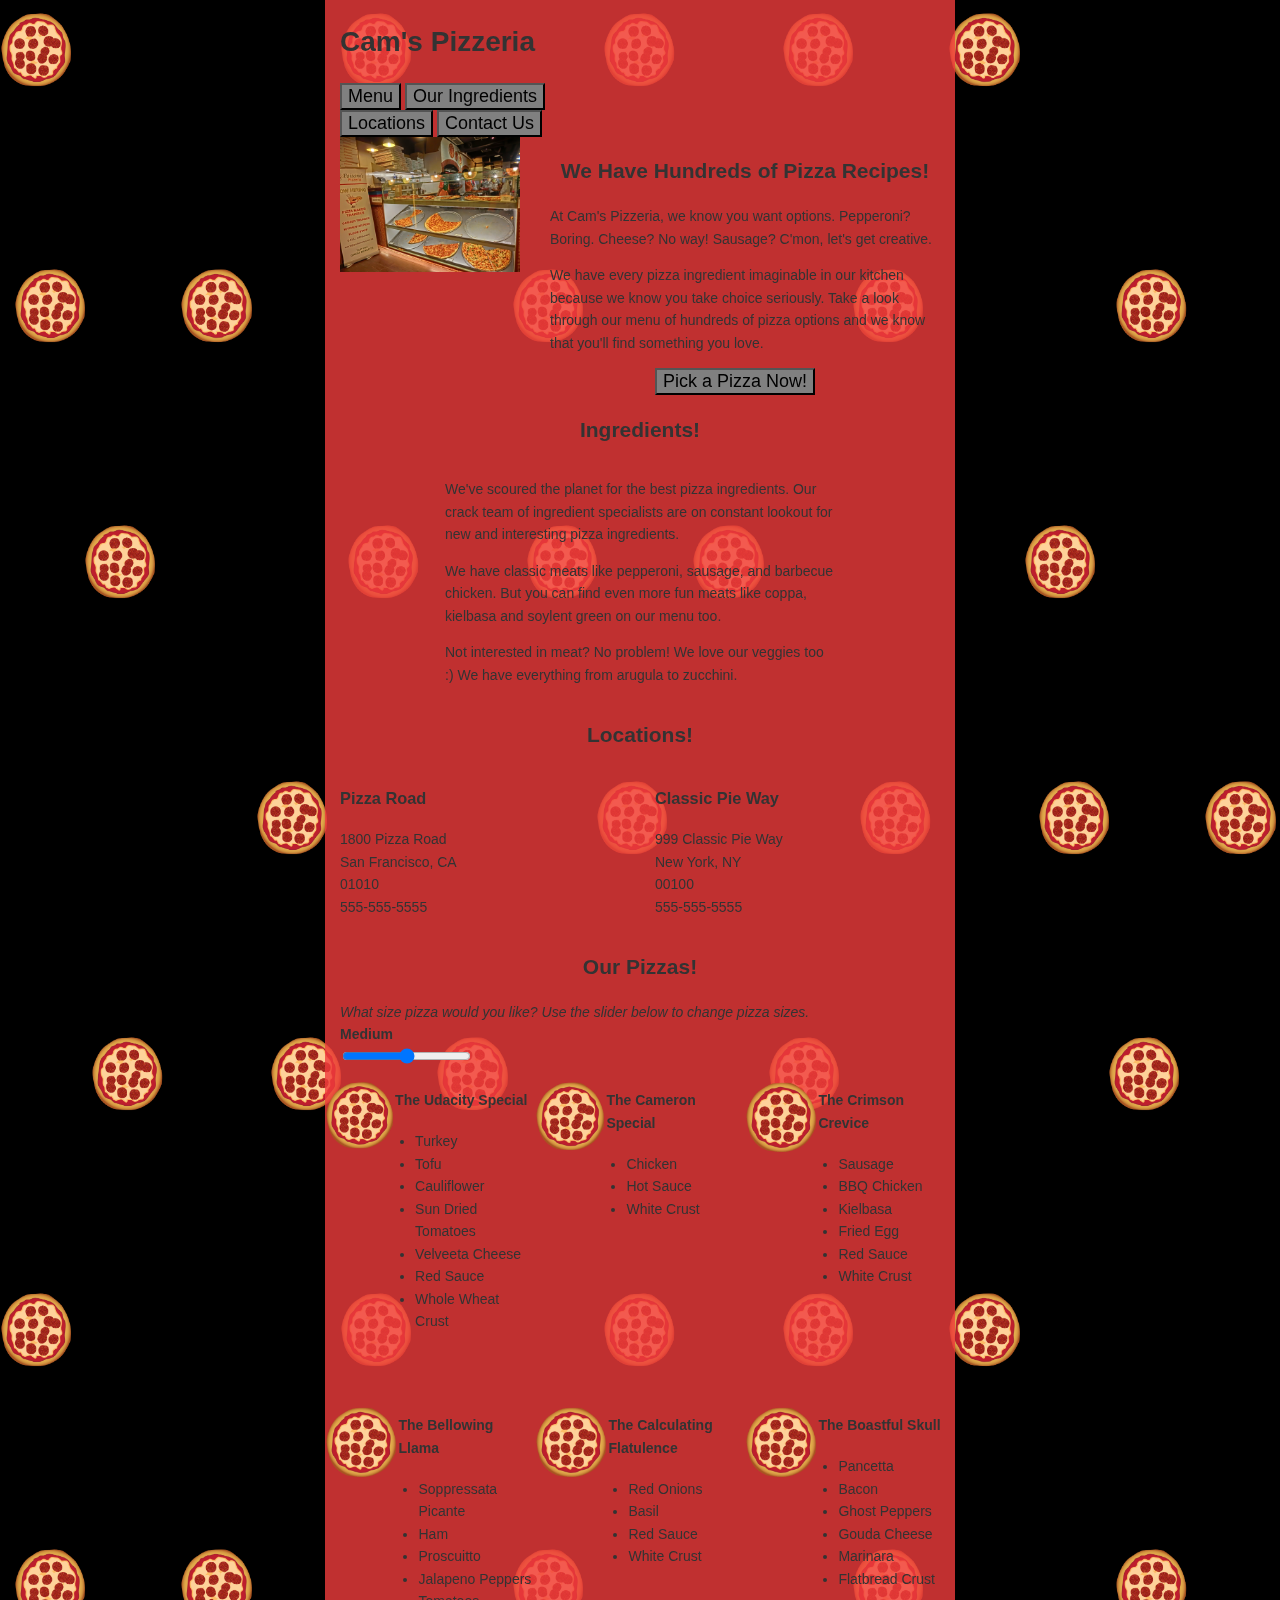
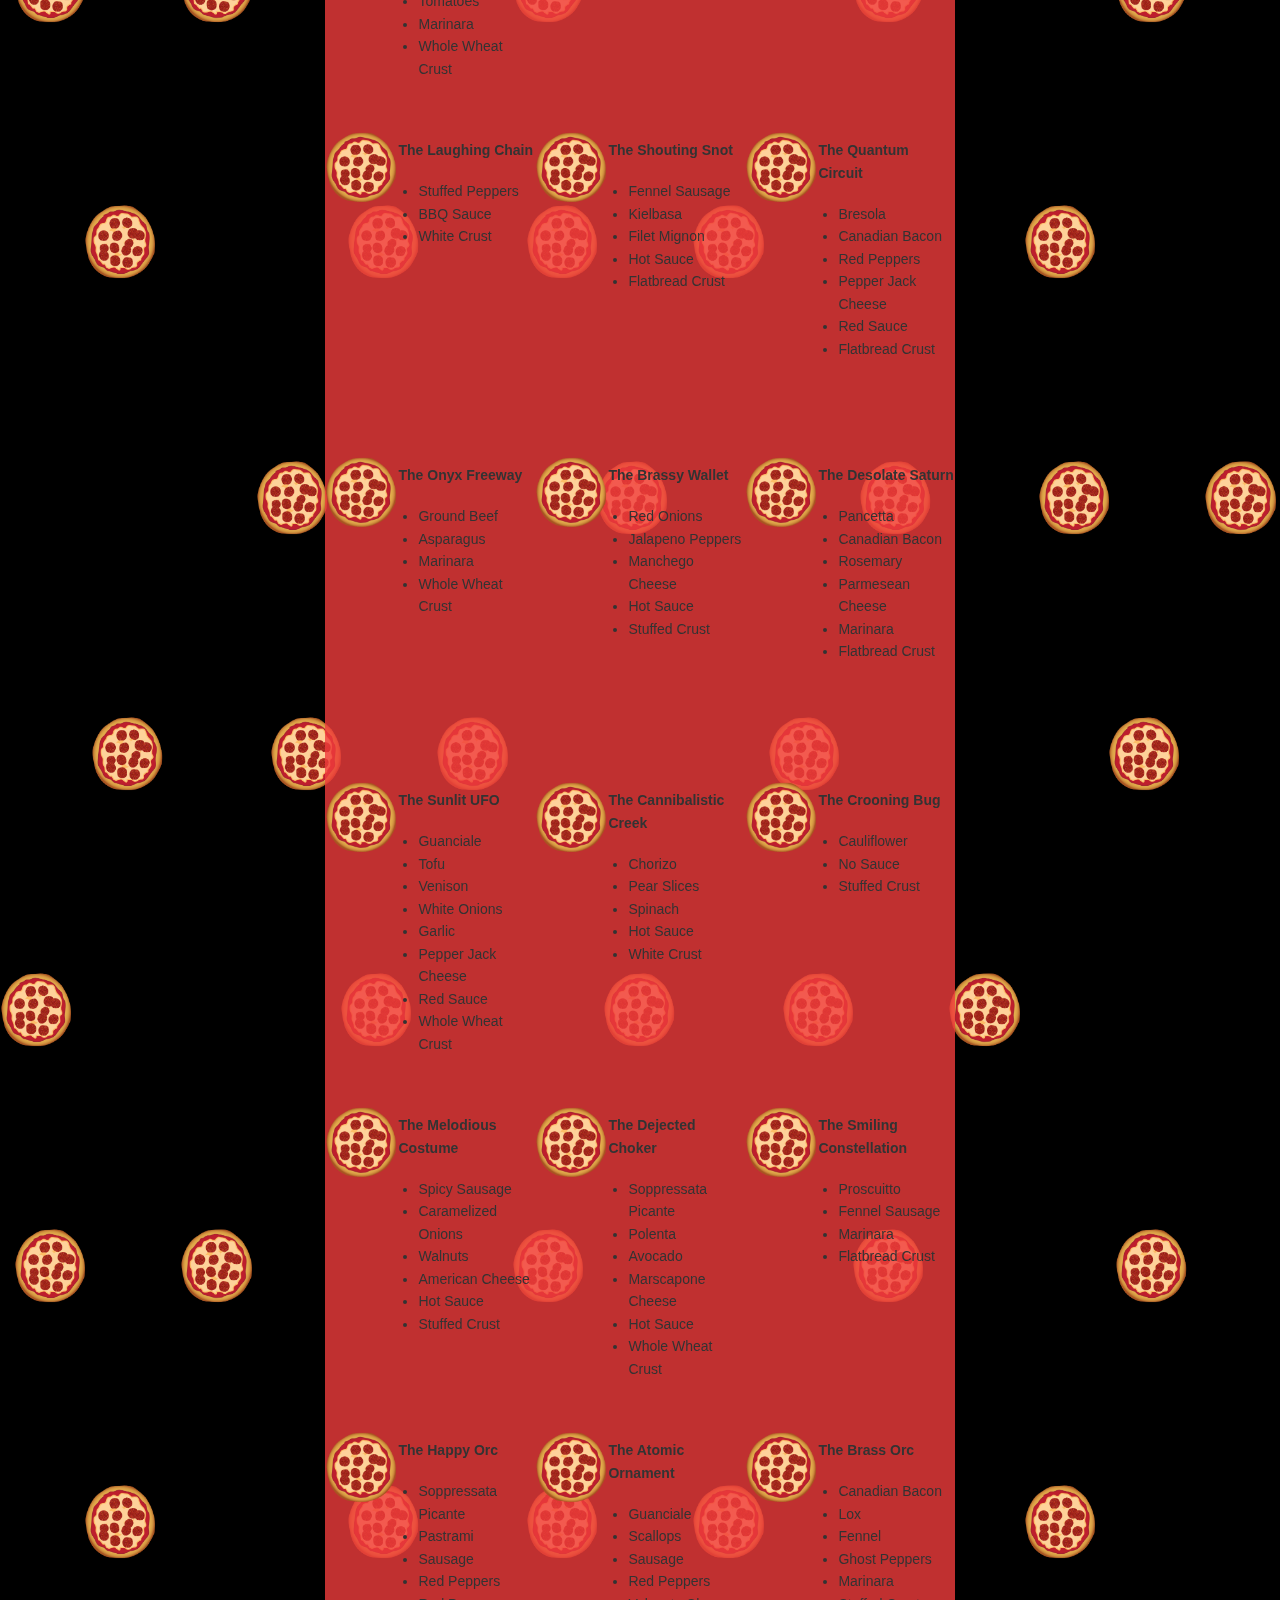
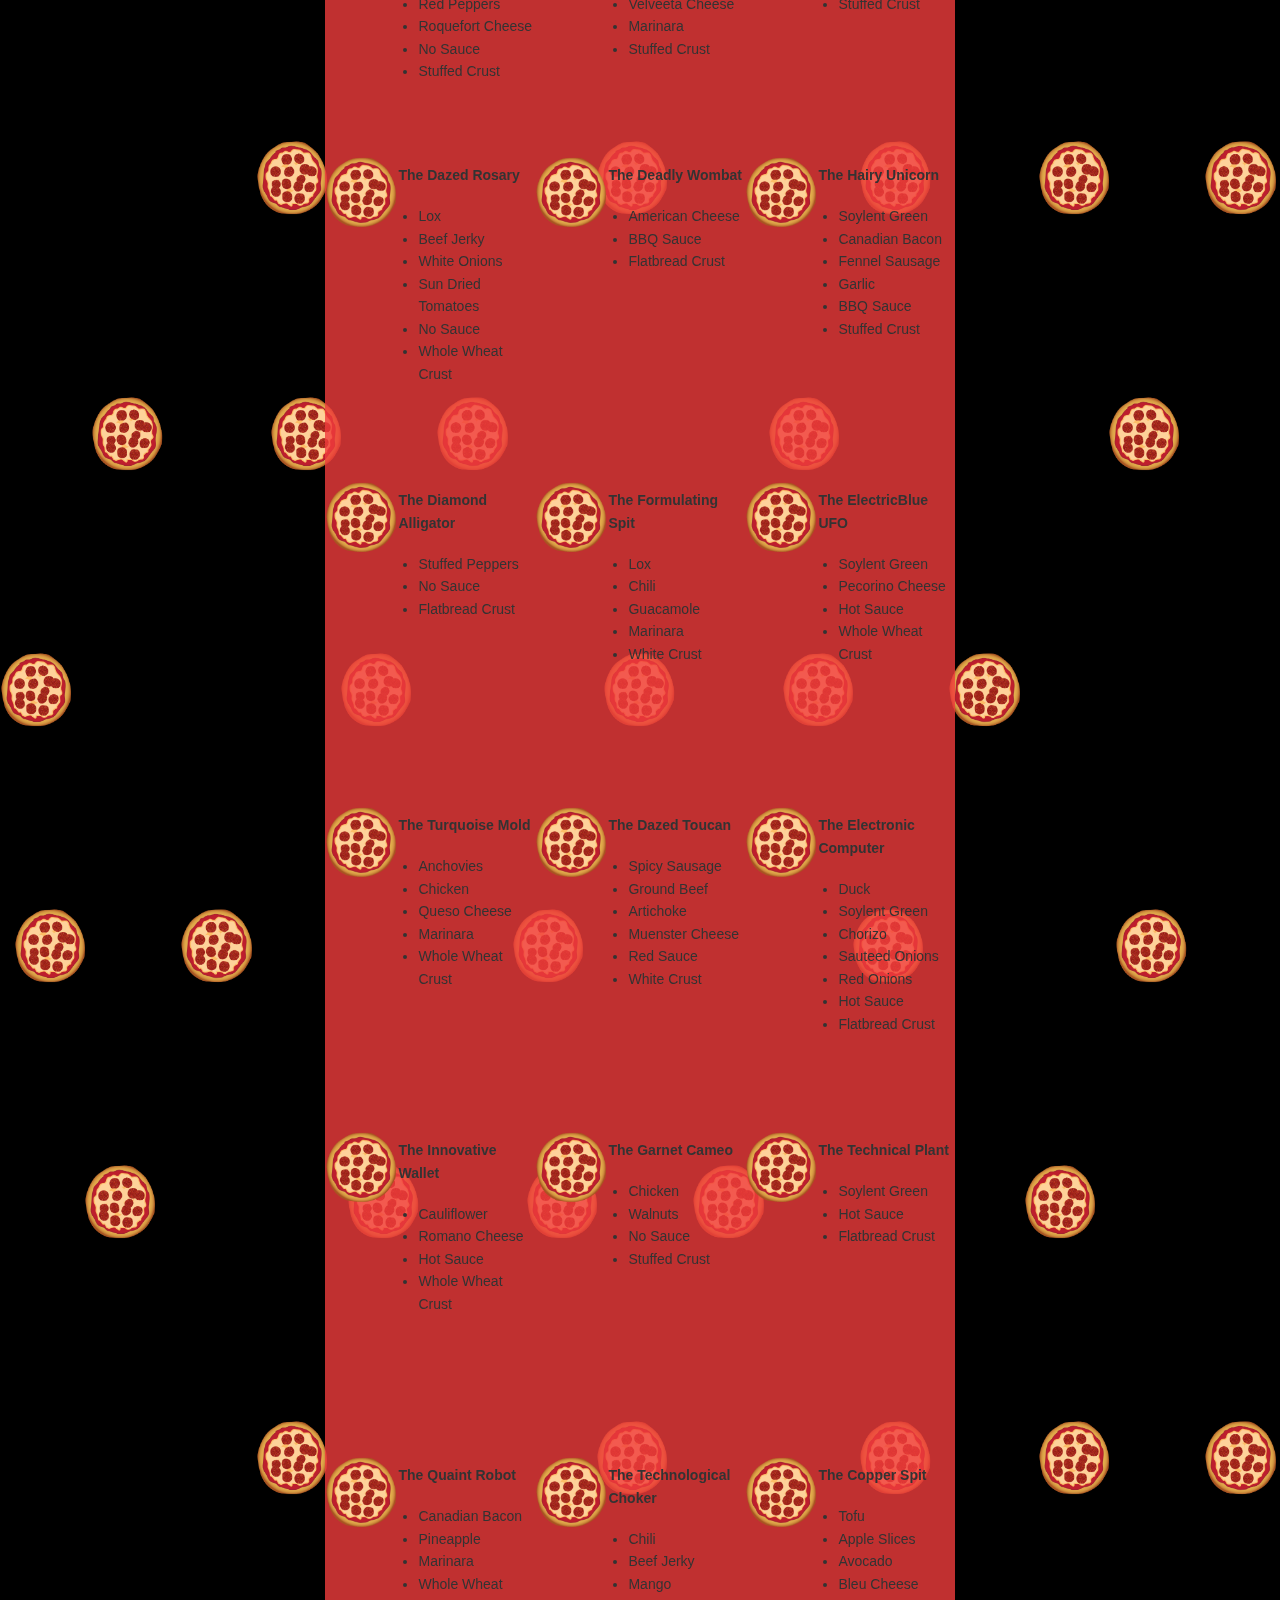
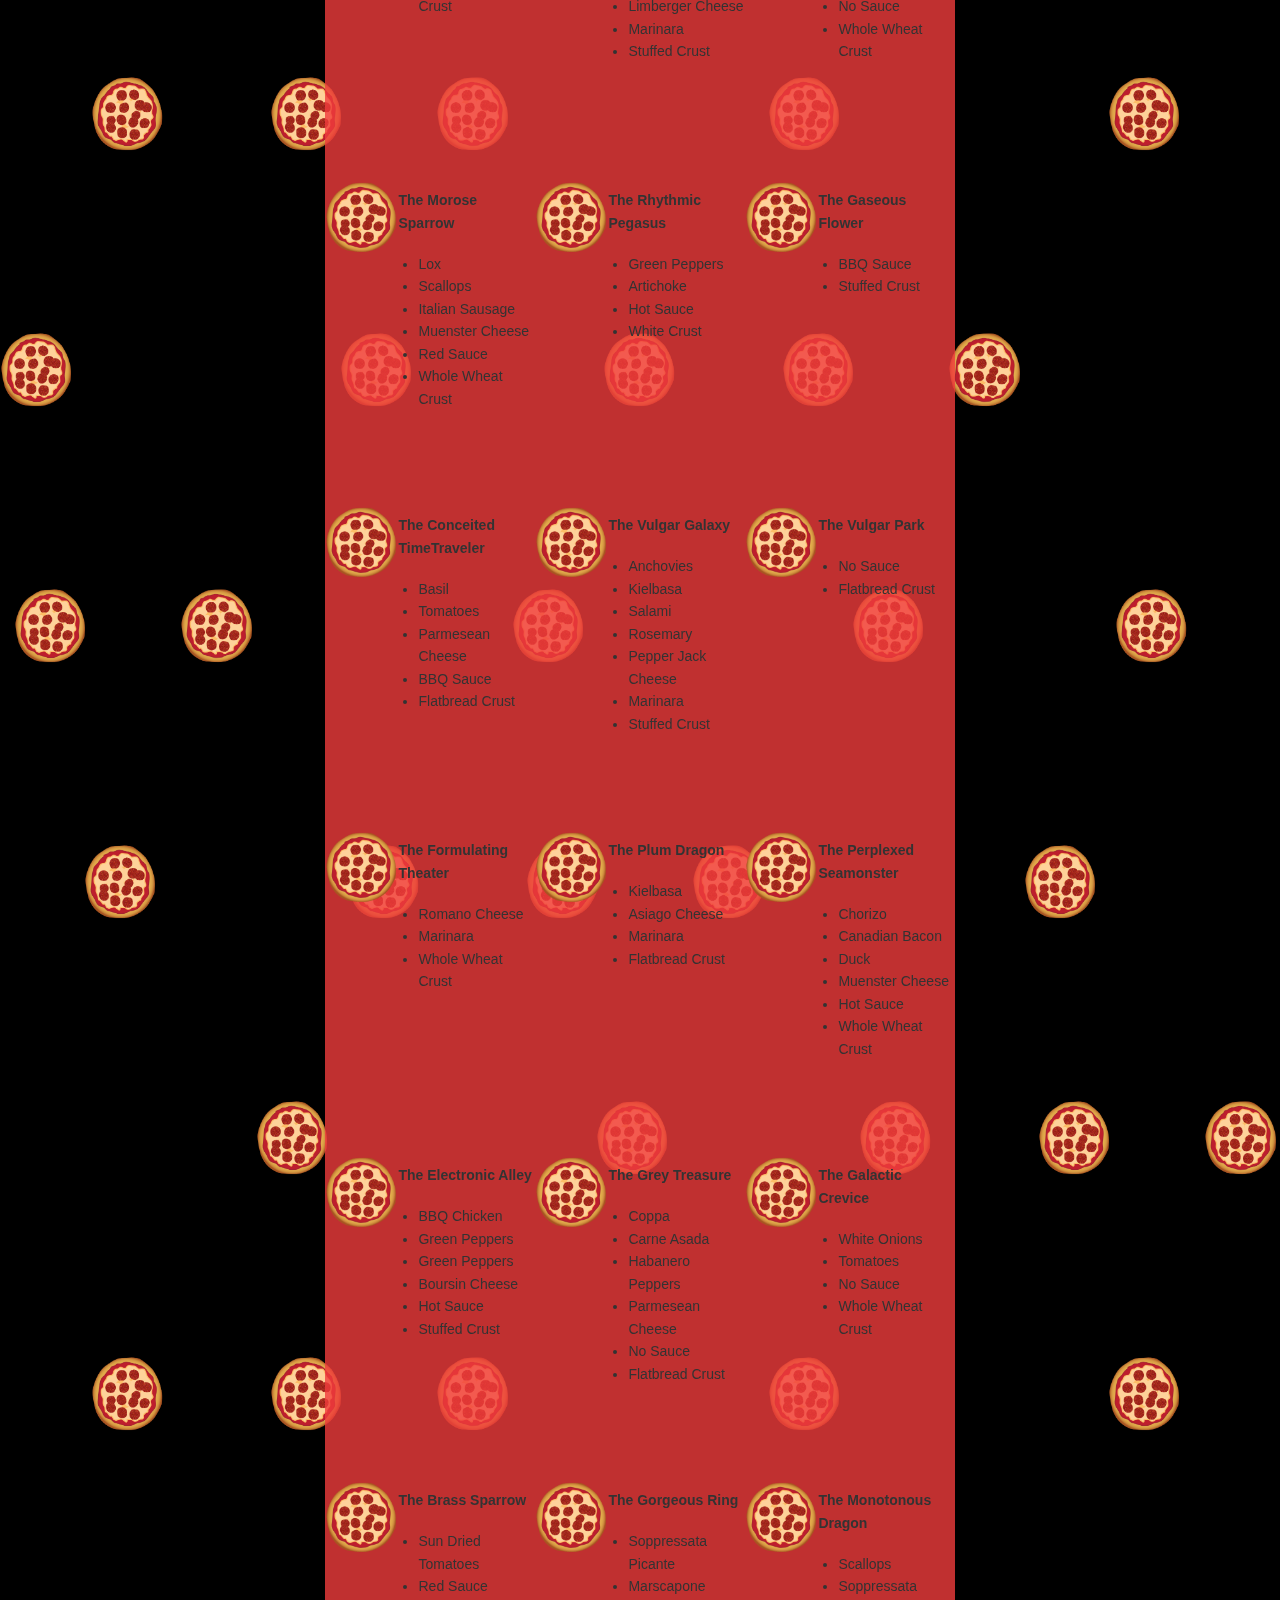
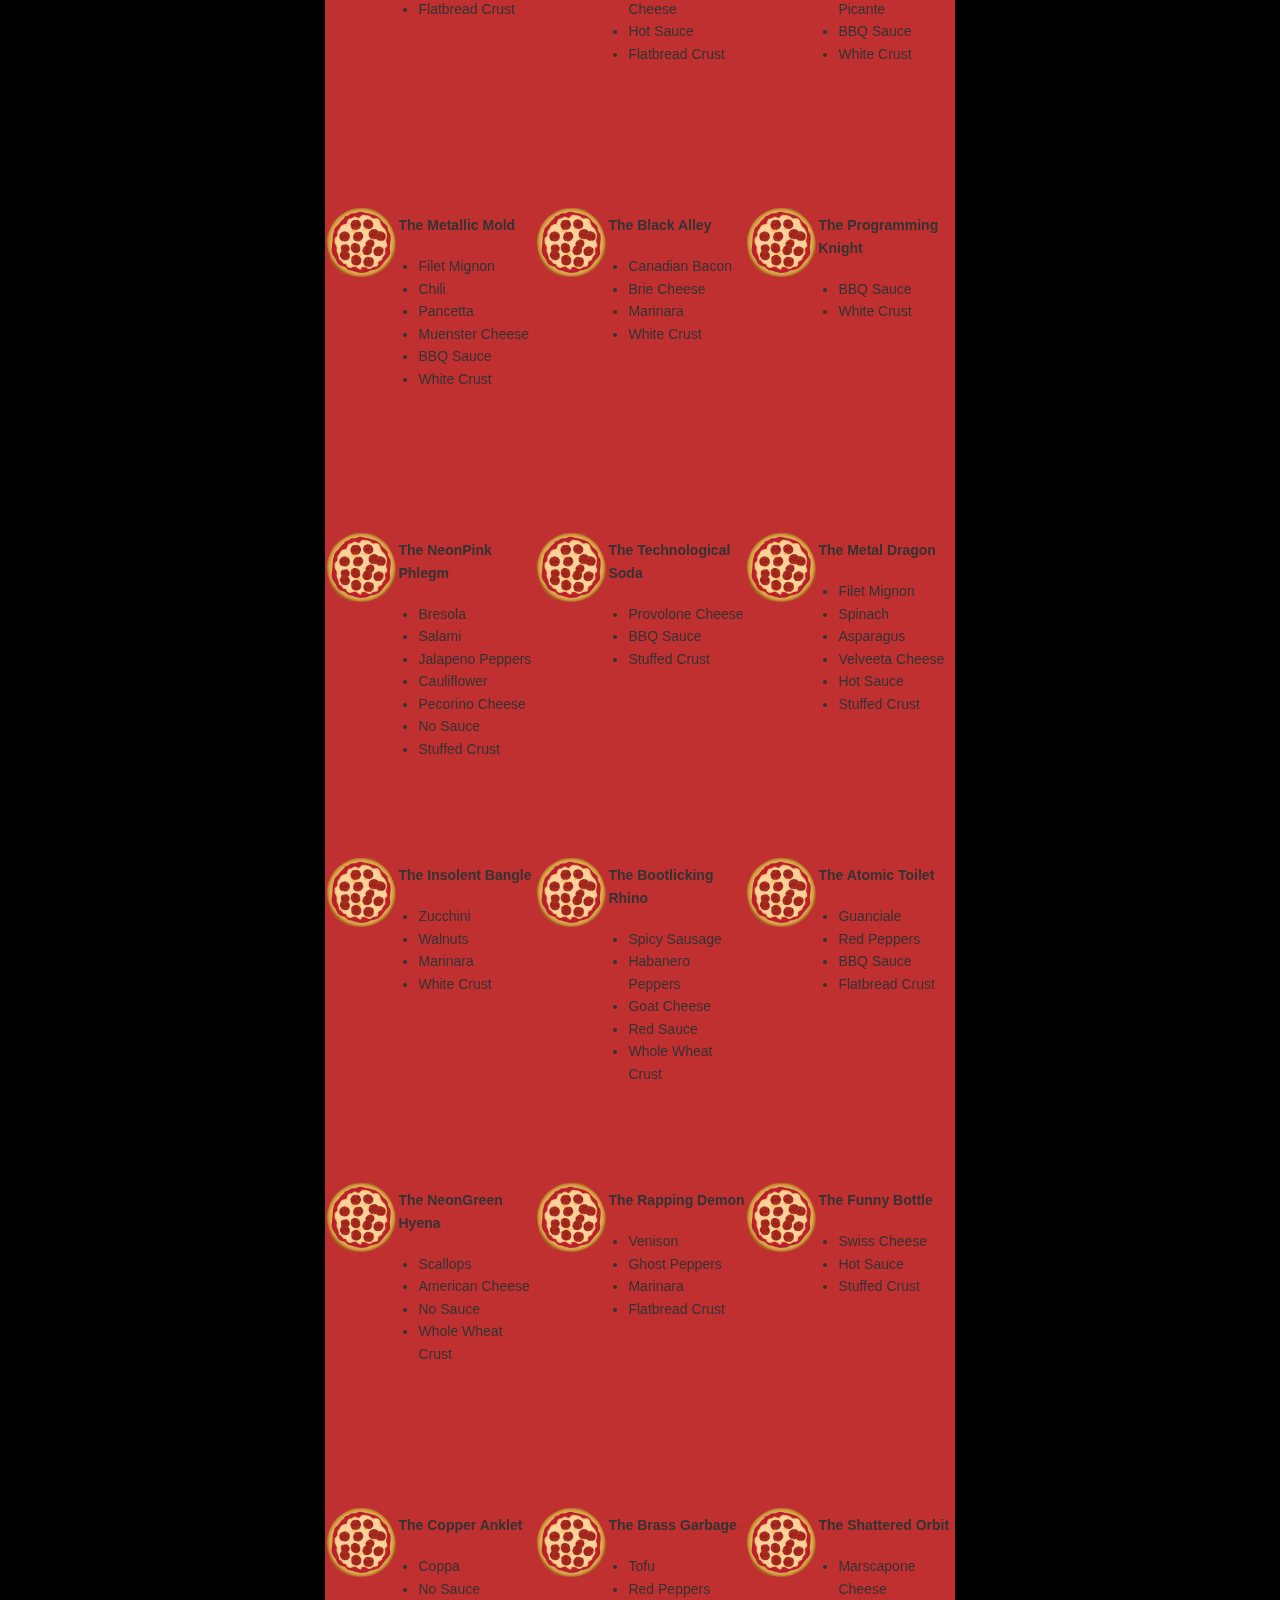
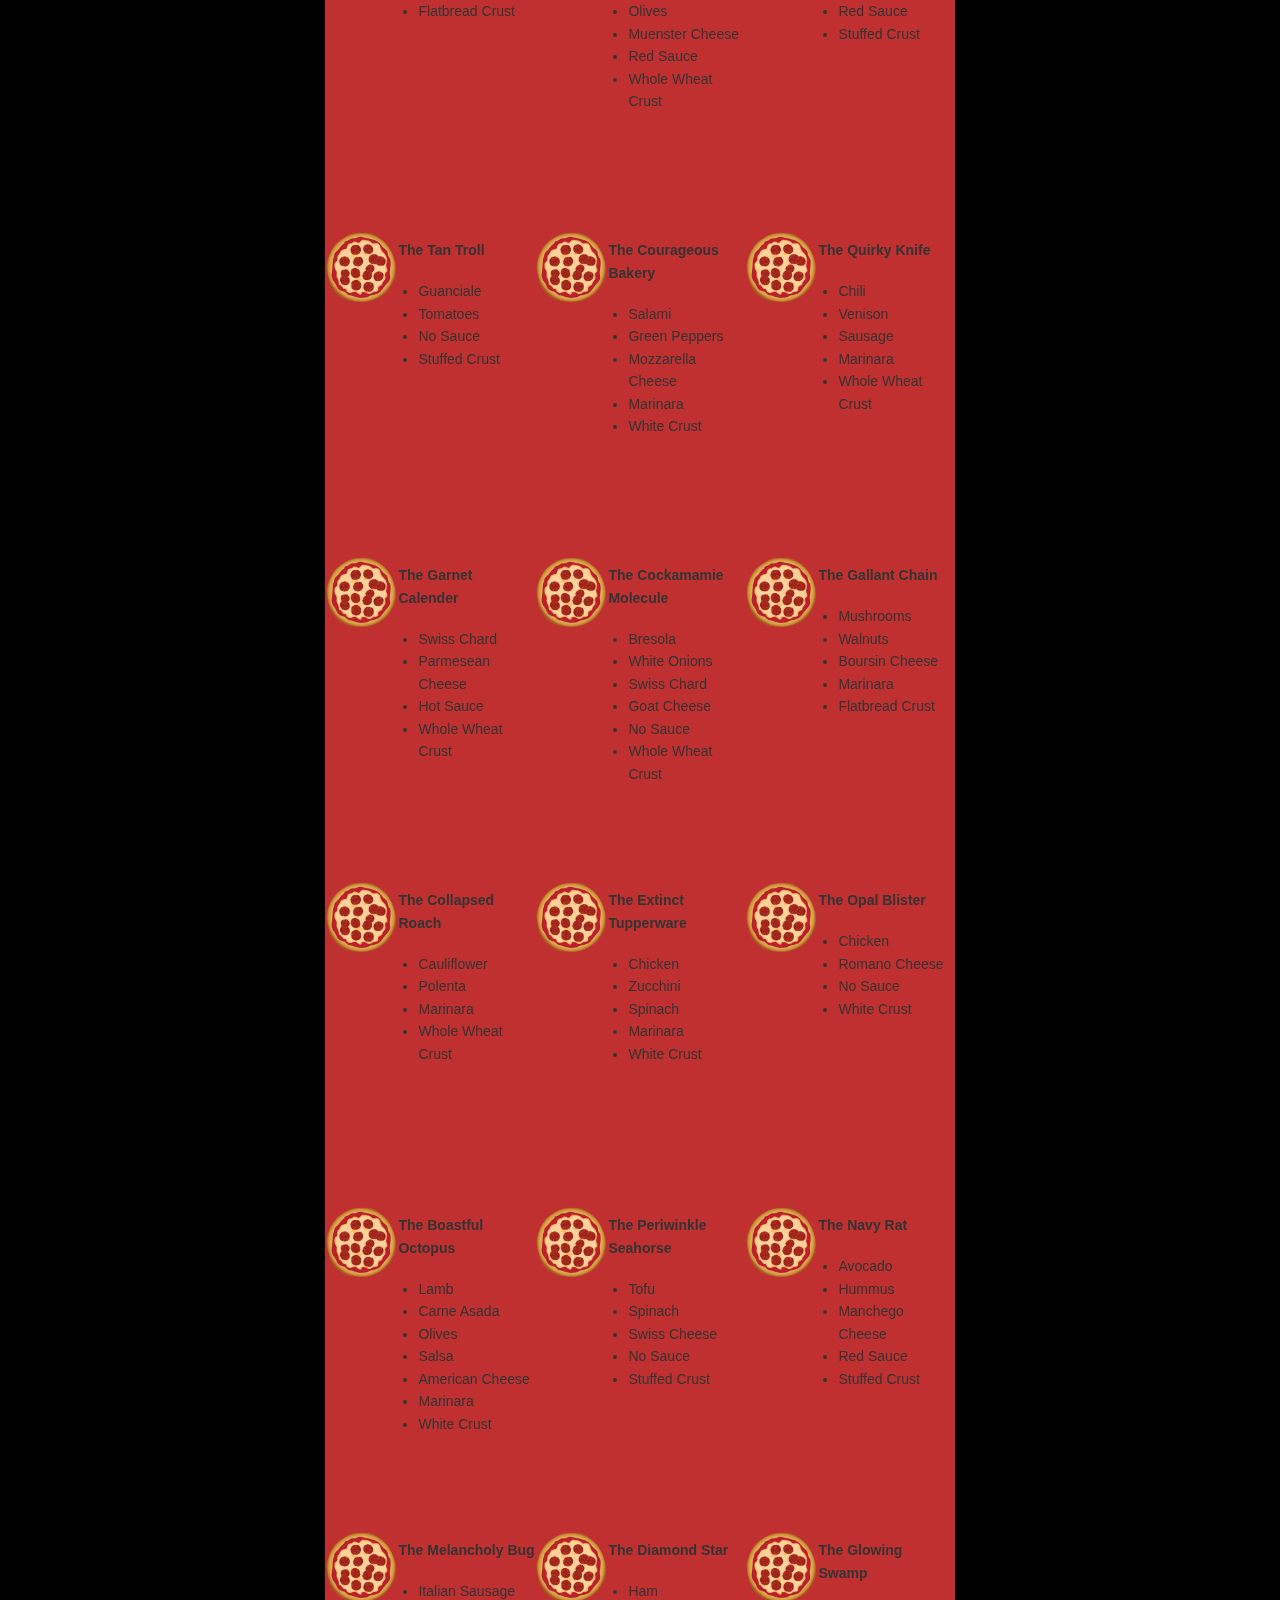
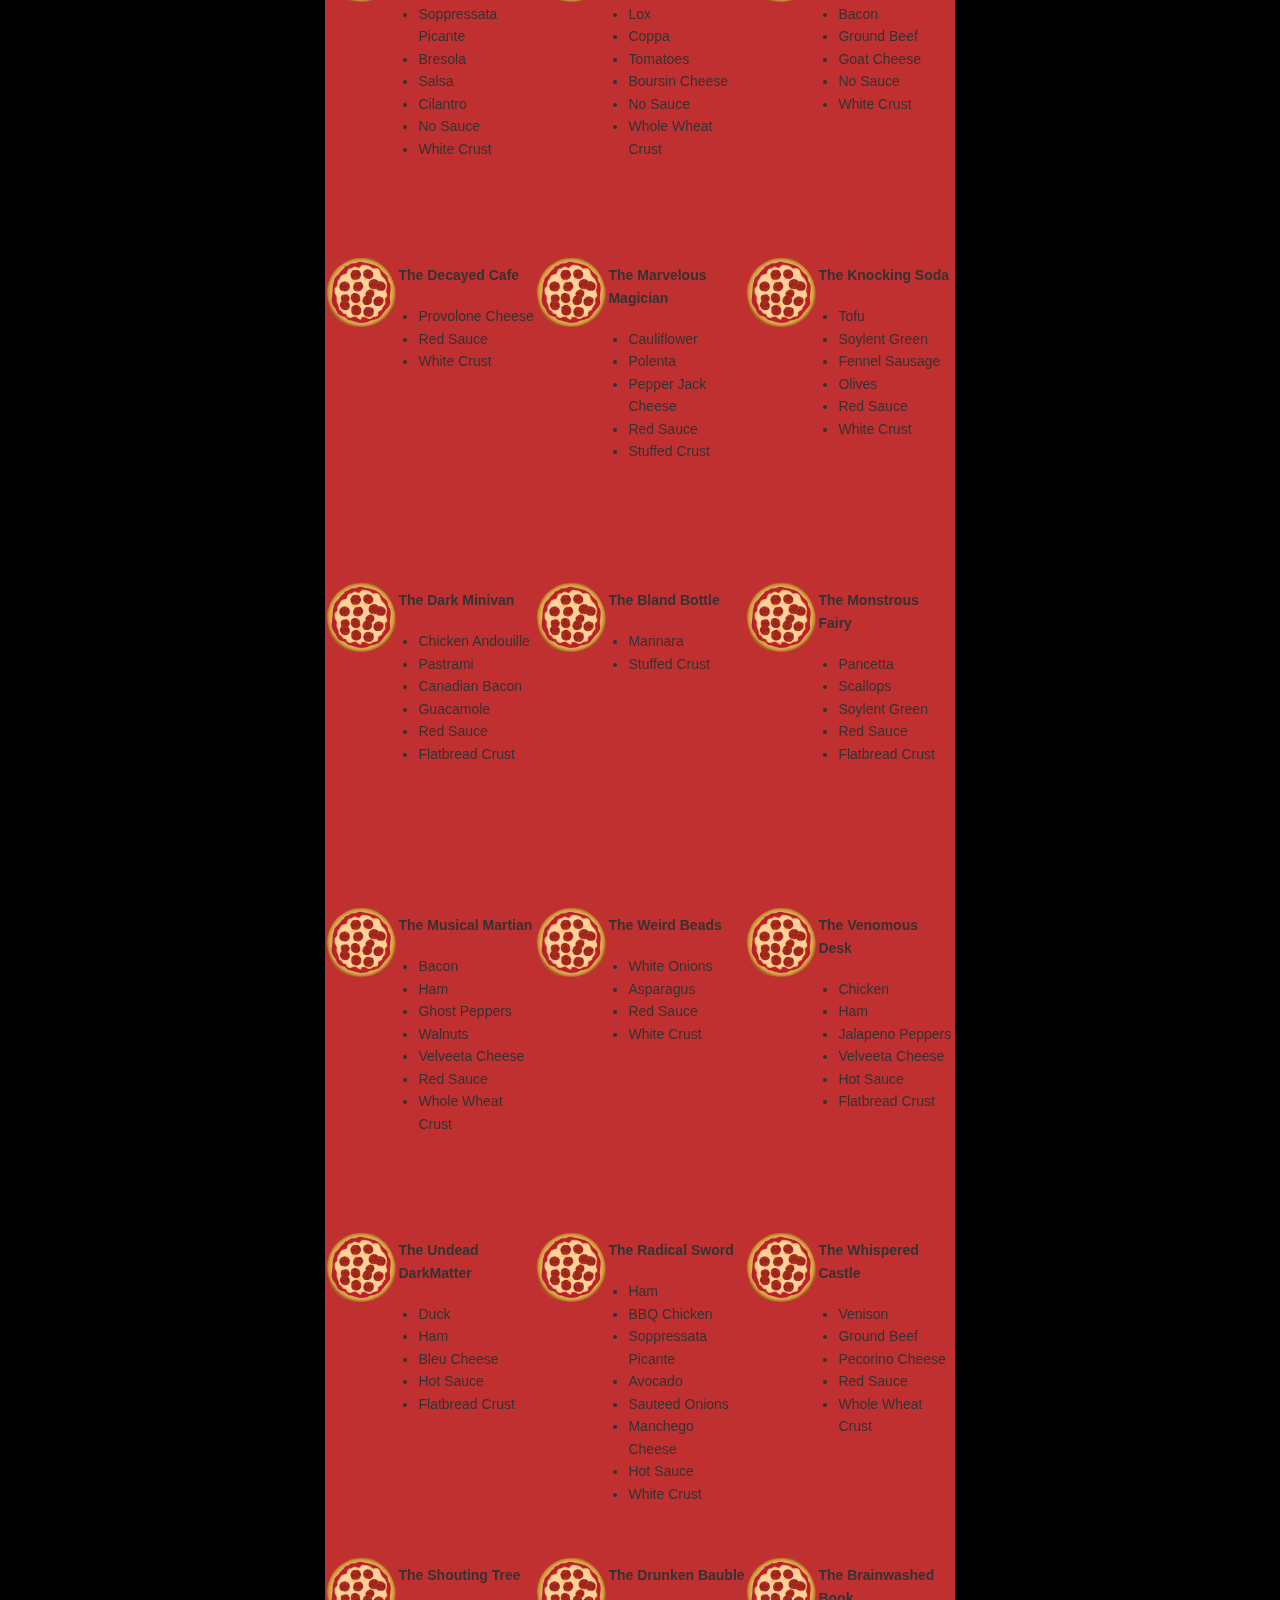
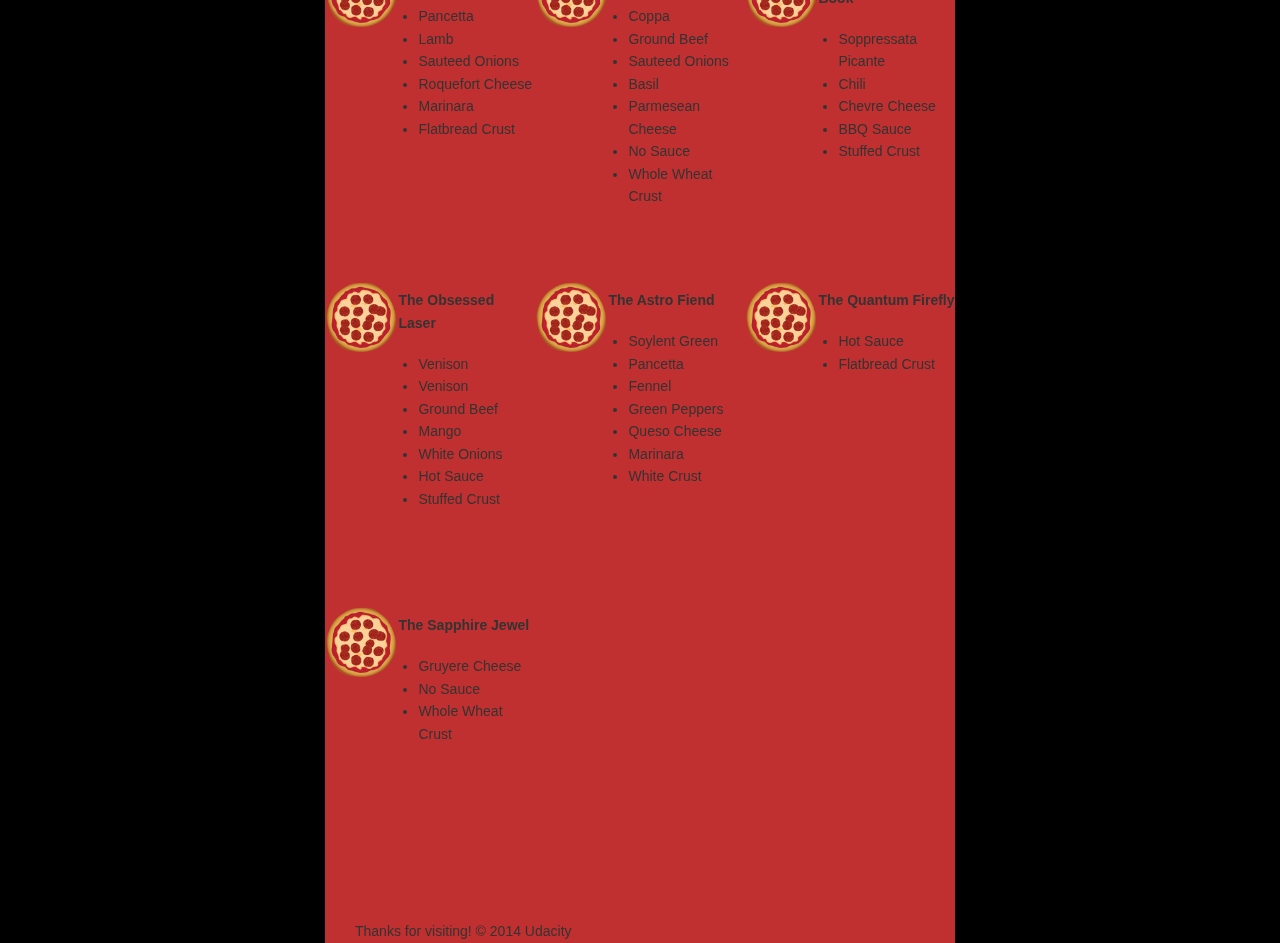
<file: pizza.html>
<!DOCTYPE HTML>
<html>
<head>
  <link rel="stylesheet" href="css/style.css">
</head>

<body class="body_pizza">
  <div class="container">
    <div id="header" class="row">
      <div class="col-md-6">
        <div class="row">
          <div class="col-md-12">
            <h1>Cam's Pizzeria</h1>
            <div class="row">
              <div id="menu" class="col-md-12">
                <form action="#randomPizzas">
                  <input type="submit" value="Menu">
                </form>
                <form action="#ingredients">
                  <input type="submit" value="Our Ingredients">
                </form>
                <form action="#locations">
                  <input type="submit" value="Locations">
                </form>
                <form action="#" onsubmit="alert('Thanks for clicking! This button doesn\'t do anything because this is a fake pizzeria :\)')">
                  <input type="submit" value="Contact Us">
                </form>
              </div>
            </div>
          </div>
        </div>
      </div>
      <div id="movingPizzas1" class="col-md-6">
      </div>
    </div>
    <div id="callToAction" class="row">
      <div class="col-md-4">
        <img src="img/pizzeria.jpg" class="img-responsive"> <!-- Image credit to: http://commons.wikimedia.org/wiki/File:HK_TST_night_%E5%98%89%E8%98%AD%E9%81%93_Granville_Road_restaurant_Paisano's_Pizzeria_pizza_Dec-2013.JPG -->
      </div>
      <div class="col-md-8">
        <div class="row">
          <div class="col-md-12">
            <h2>We Have Hundreds of Pizza Recipes!</h2>
            <p>At Cam's Pizzeria, we know you want options. Pepperoni? Boring. Cheese? No way! Sausage? C'mon, let's get creative.</p>

            <p>We have every pizza ingredient imaginable in our kitchen because we know you take choice seriously. Take a look through our menu of hundreds of pizza options and we know that you'll find something you love.</p>
          </div>
        </div>
        <div class="row">
          <div class="col-md-6 col-md-push-3">
            <form action="#randomPizzas">
              <input type="submit" value="Pick a Pizza Now!">
            </form>
          </div>
        </div>
      </div>
    </div>
    <div id="ingredients" class="row">
      <div class="col-md-8 col-md-push-2">
        <div class="row">
          <div class="col-md-12 centered">
            <h2>Ingredients!</h2>
          </div>
        </div>
        <div class="row">
          <div class="col-md-12">
            <p>We've scoured the planet for the best pizza ingredients. Our crack team of ingredient specialists are on constant lookout for new and interesting pizza ingredients.</p>

            <p>We have classic meats like pepperoni, sausage, and barbecue chicken. But you can find even more fun meats like coppa, kielbasa and soylent green on our menu too.</p>

            <p>Not interested in meat? No problem! We love our veggies too :) We have everything from arugula to zucchini.</p>
          </div>
        </div>
      </div>
    </div>
    <div id="locations" class="row">
      <div class="col-md-12">
        <h2 >Locations!</h2>
        <div class="row">
          <div class="col-md-6">
            <h3>Pizza Road</h3>
            <p>1800 Pizza Road<br>San Francisco, CA<br>01010<br>555-555-5555</p>
          </div>
          <div class="col-md-6">
            <h3>Classic Pie Way</h3>
            <p>999 Classic Pie Way<br>New York, NY<br>00100<br>555-555-5555</p>
          </div>
        </div>
      </div>
    </div>
    <div id="pizzaGenerator" class="row">
      <div class="col-md-12">
        <h2 >Our Pizzas!</h2>
        <div class="row">
          <div class="col-md-12">
            <em>What size pizza would you like? Use the slider below to change pizza sizes.</em>
          </div>
          <div id="pizzaSize" class="col-md-6">Medium</div>
          <div class="col-md-12">
            <input id="sizeSlider" type="range" min="1" max="3" value="2" step="1" onchange="resizePizzas(this.value)">
          </div>
        </div>
        <div id="randomPizzas" class="row">
          <div id="pizza0" class="randomPizzaContainer" >
            <div class="img_wrap">
              <img src="img/pizza.png" class="img-responsive">
            </div>
            <div>
              <h4>The Udacity Special</h4>
              <ul>
                <li>Turkey</li>
                <li>Tofu</li>
                <li>Cauliflower</li>
                <li>Sun Dried Tomatoes</li>
                <li>Velveeta Cheese</li>
                <li>Red Sauce</li>
                <li>Whole Wheat Crust</li>
              </ul>
            </div>
          </div>
          <div id="pizza1" class="randomPizzaContainer" >
            <div  class="img_wrap">
              <img src="img/pizza.png" class="img-responsive">
            </div>
            <div  class="specila">
              <h4>The Cameron Special</h4>
              <ul>
                <li>Chicken</li>
                <li>Hot Sauce</li>
                <li>White Crust</li>
              </ul>
            </div>
          </div>
        </div>
      </div>
    </div>
    <div id="footer" class="col-md-12">Thanks for visiting! &copy; 2014 Udacity</div>
  </div>
  <script type="text/javascript" src="js/main.js"></script>
</body>

</html>
</html>
</file>
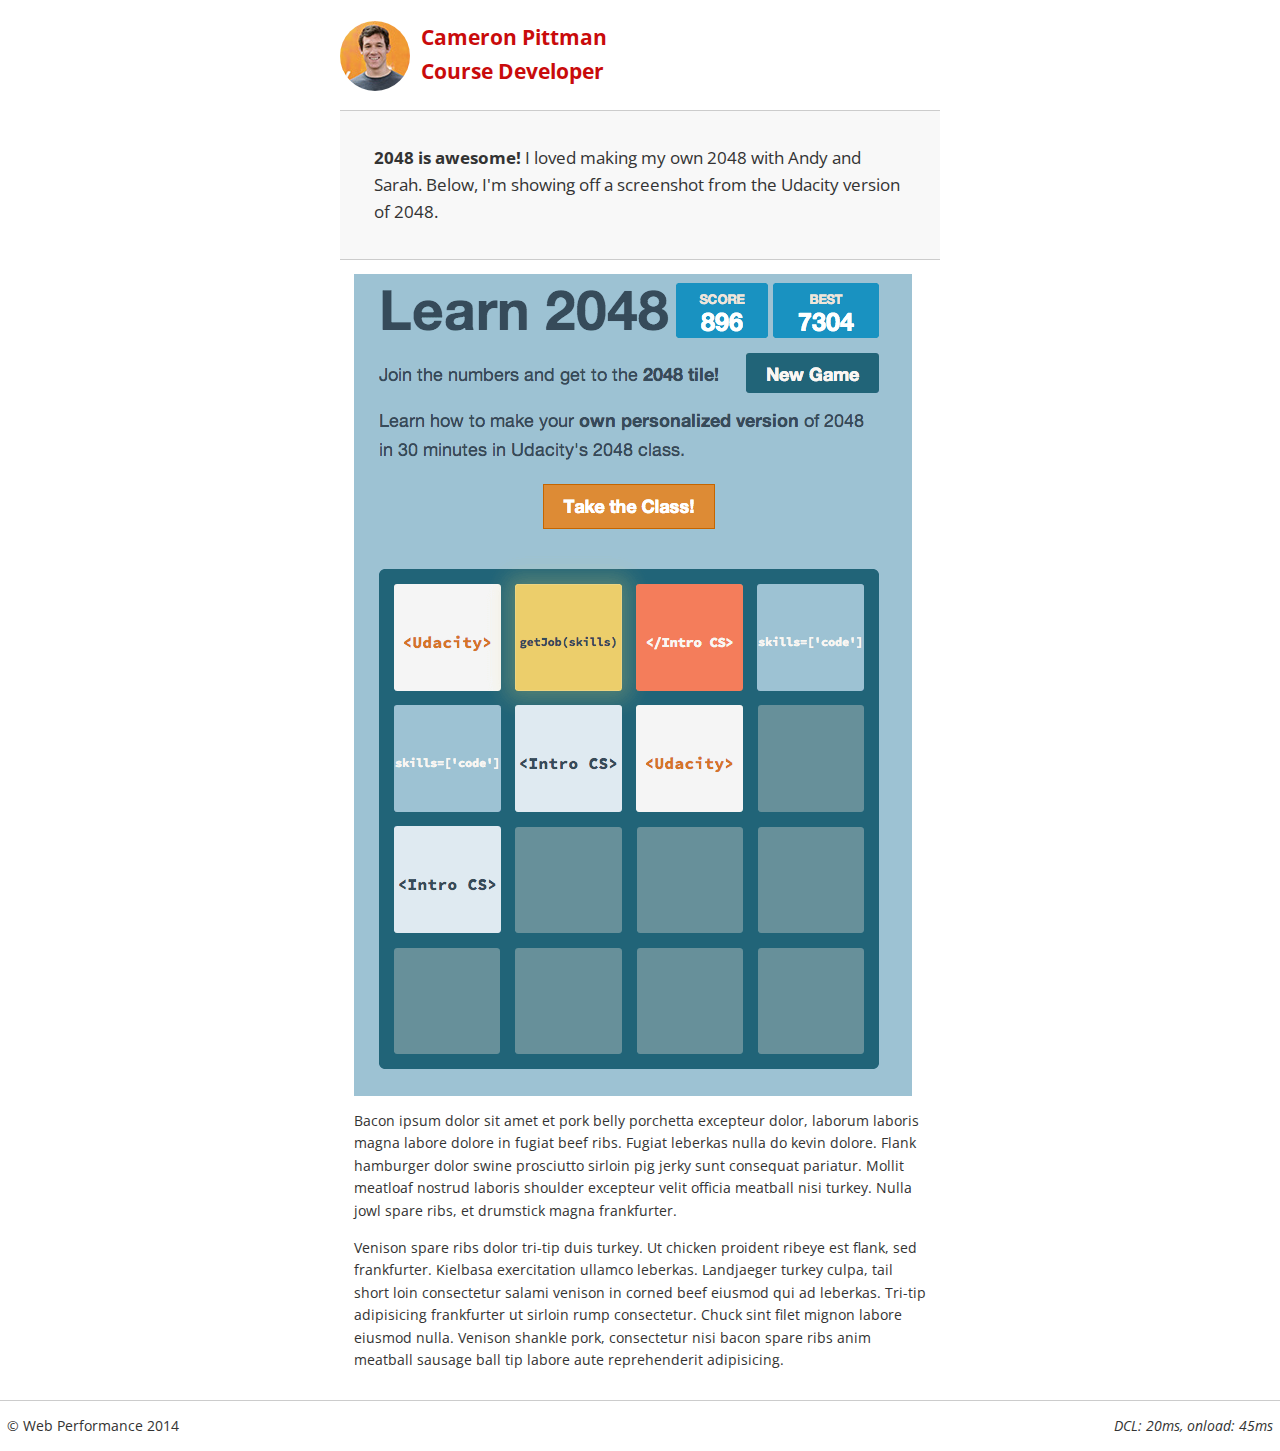
<file: project-2048.html>
<!DOCTYPE html>
<html lang="en">
  <head>
    <meta charset="utf-8">
    <meta name="viewport" content="width=device-width, initial-scale=1">
    <meta name="description" content=" FILL ME IN ">
    <meta name="author" content=" FILL ME IN ">
    <title>Cameron Pittman: Portfolio</title>


    <link href="css/style.css" rel="stylesheet">

    

    <script src="js/perfmatters.js"></script>
  </head>

  <body>
    <div class="container">
    <header class="header">
      <a href="/"><img class="ava" src="img/profilepic.jpg"></a>
      <p>Cameron Pittman<br><span>Course Developer</span></p>
    </header>

  
      <div class="hero">
        <strong>2048 is awesome!</strong> I loved making my own 2048 with Andy and Sarah. Below, I'm showing off a screenshot from the Udacity version of 2048.
      </div>

      <div class="content">

        <img class="img-responsive" src="img/2048.png">

        <p>Bacon ipsum dolor sit amet et pork belly porchetta excepteur dolor, laborum laboris magna labore dolore in fugiat beef ribs. Fugiat leberkas nulla do kevin dolore. Flank hamburger dolor swine prosciutto sirloin pig jerky sunt consequat pariatur. Mollit meatloaf nostrud laboris shoulder excepteur velit officia meatball nisi turkey. Nulla jowl spare ribs, et drumstick magna frankfurter.</p>

        <p>Venison spare ribs dolor tri-tip duis turkey. Ut chicken proident ribeye est flank, sed frankfurter. Kielbasa exercitation ullamco leberkas. Landjaeger turkey culpa, tail short loin consectetur salami venison in corned beef eiusmod qui ad leberkas. Tri-tip adipisicing frankfurter ut sirloin rump consectetur. Chuck sint filet mignon labore eiusmod nulla. Venison shankle pork, consectetur nisi bacon spare ribs anim meatball sausage ball tip labore aute reprehenderit adipisicing.</p>

    </div>
</div>
    <footer class="footer">
      <p>&copy; Web Performance 2014 <span id="crp-stats"></span></p>
    </footer>
    <script>
      (function(w,g){w['GoogleAnalyticsObject']=g;
      w[g]=w[g]||function(){(w[g].q=w[g].q||[]).push(arguments)};w[g].l=1*new Date();})(window,'ga');

      // Optional TODO: replace with your Google Analytics profile ID.
      ga('create', 'UA-XXXX-Y');
      ga('send', 'pageview');
    </script>
    <script src="//www.google-analytics.com/analytics.js"></script>
  </body>
</html>
</file>
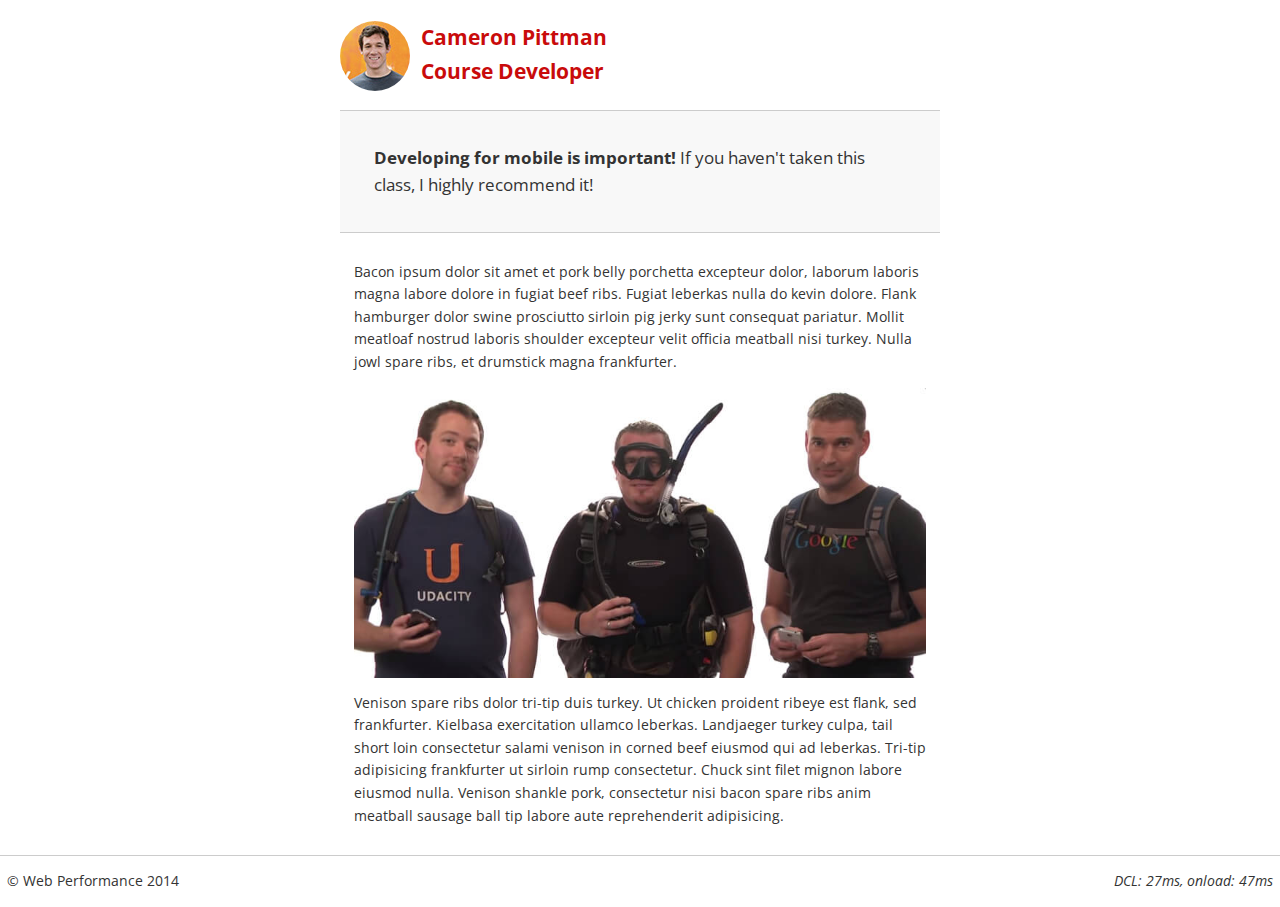
<file: project-mobile.html>
<!DOCTYPE html>
<html lang="en">
  <head>
    <meta charset="utf-8">
    <meta name="viewport" content="width=device-width, initial-scale=1">
    <meta name="description" content=" FILL ME IN ">
    <meta name="author" content=" FILL ME IN ">
    <title>Cameron Pitman: Portfolio</title>

    <link href="css/style.css" rel="stylesheet">

    <script async src="js/perfmatters.js"></script>
  </head>

  <body>
  <div class="container">
    <header class="header">
      <a href="/"><img class="ava" src="img/profilepic.jpg"></a>
      <p>Cameron Pittman<br><span>Course Developer</span></p>
    </header>

    
      <div class="hero">
        <strong>Developing for mobile is important!</strong> If you haven't taken this class, I highly recommend it!
      </div>

      <div class="content">

        <p>Bacon ipsum dolor sit amet et pork belly porchetta excepteur dolor, laborum laboris magna labore dolore in fugiat beef ribs. Fugiat leberkas nulla do kevin dolore. Flank hamburger dolor swine prosciutto sirloin pig jerky sunt consequat pariatur. Mollit meatloaf nostrud laboris shoulder excepteur velit officia meatball nisi turkey. Nulla jowl spare ribs, et drumstick magna frankfurter.</p>

        <img src="img/mobilewebdev.jpg">

        <p>Venison spare ribs dolor tri-tip duis turkey. Ut chicken proident ribeye est flank, sed frankfurter. Kielbasa exercitation ullamco leberkas. Landjaeger turkey culpa, tail short loin consectetur salami venison in corned beef eiusmod qui ad leberkas. Tri-tip adipisicing frankfurter ut sirloin rump consectetur. Chuck sint filet mignon labore eiusmod nulla. Venison shankle pork, consectetur nisi bacon spare ribs anim meatball sausage ball tip labore aute reprehenderit adipisicing.</p>

    </div>
</div>
    <footer class="footer">
      <p>&copy; Web Performance 2014 <span id="crp-stats"></span></p>
    </footer>
       <script>
      (function(w,g){w['GoogleAnalyticsObject']=g;
      w[g]=w[g]||function(){(w[g].q=w[g].q||[]).push(arguments)};w[g].l=1*new Date();})(window,'ga');

      // Optional TODO: replace with your Google Analytics profile ID.
      ga('create', 'UA-XXXX-Y');
      ga('send', 'pageview');
    </script>

    <script src="http://www.google-analytics.com/analytics.js"></script>
  </body>
</html>
</file>
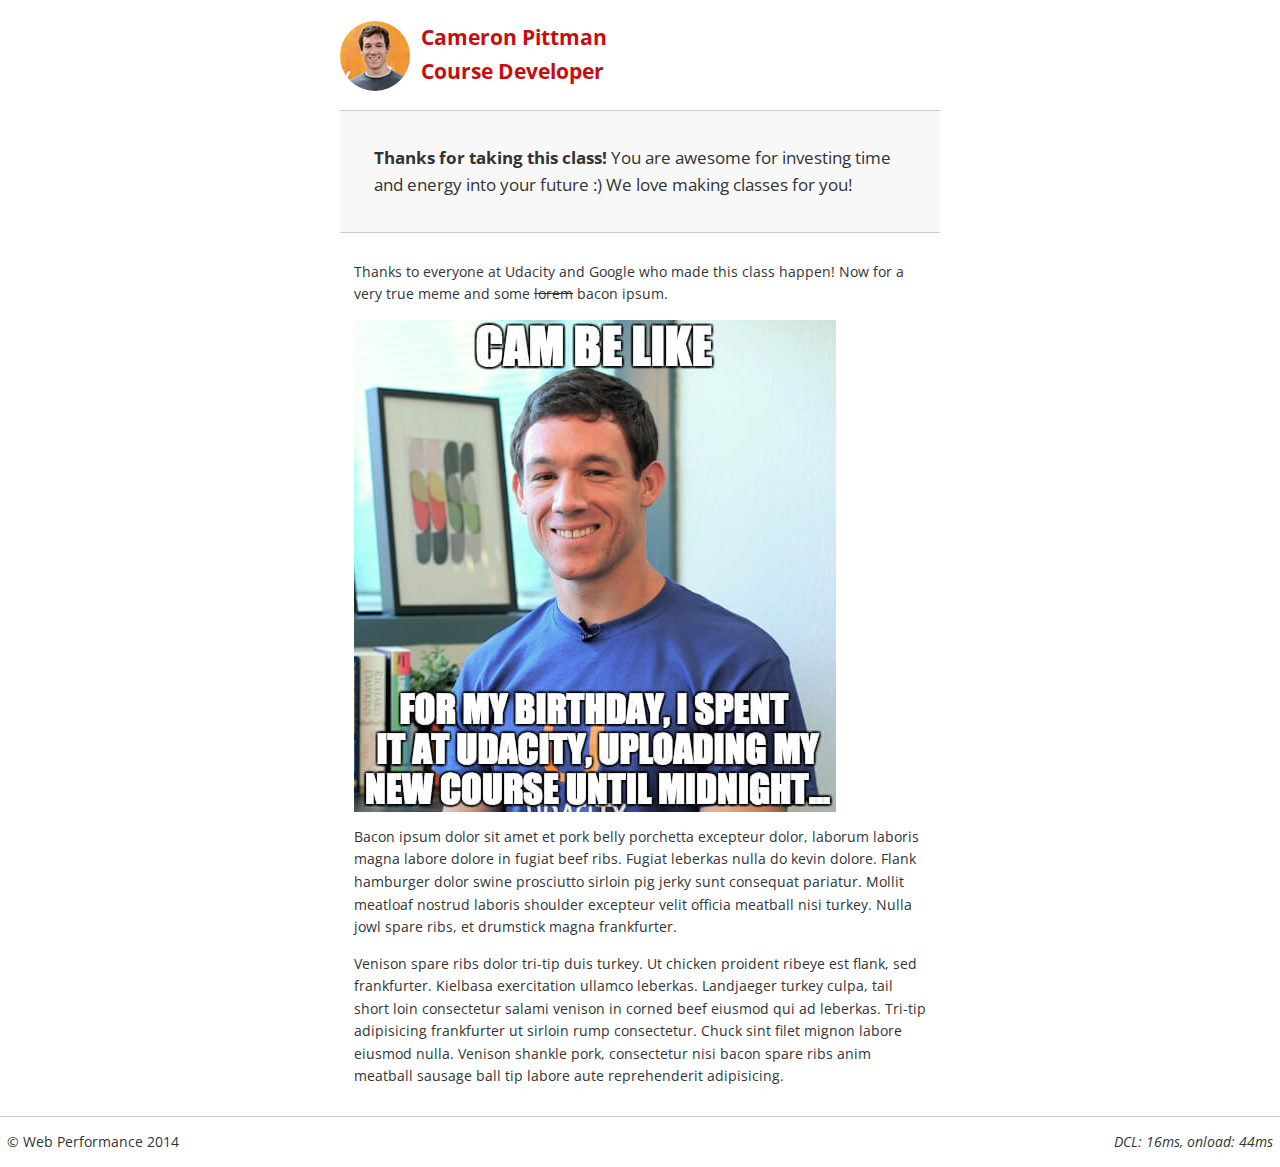
<file: project-webperf.html>
<!DOCTYPE html>
<html lang="en">
  <head>
    <meta charset="utf-8">
    <meta name="viewport" content="width=device-width, initial-scale=1">
    <meta name="description" content=" FILL ME IN ">
    <meta name="author" content=" FILL ME IN ">
    <title>Cameron Pittman: Portfolio</title>

    <!-- Hmm, what is the impact of web fonts on speed? Measure it... -->
    <!-- <link href="//fonts.googleapis.com/css?family=Open+Sans:400,700" rel="stylesheet"> -->

    <link href="css/style.css" rel="stylesheet">

    <script async src="js/perfmatters.js"></script>
  </head>

  <body>
     <div class="container">
    <header class="header">
      <a href="/"><img class="ava" src="img/profilepic.jpg"></a>
      <p>Cameron Pittman<br><span>Course Developer</span></p>
    </header>

 
      <div class="hero">
        <strong>Thanks for taking this class!</strong> You are awesome for investing time and energy into your future :) We love making classes for you!
      </div>

      <div class="content">

        <p>Thanks to everyone at Udacity and Google who made this class happen! Now for a very true meme and some <strike>lorem</strike> bacon ipsum.</p>

        <img src="img/cam_be_like.jpg">

        <p>Bacon ipsum dolor sit amet et pork belly porchetta excepteur dolor, laborum laboris magna labore dolore in fugiat beef ribs. Fugiat leberkas nulla do kevin dolore. Flank hamburger dolor swine prosciutto sirloin pig jerky sunt consequat pariatur. Mollit meatloaf nostrud laboris shoulder excepteur velit officia meatball nisi turkey. Nulla jowl spare ribs, et drumstick magna frankfurter.</p>

        <p>Venison spare ribs dolor tri-tip duis turkey. Ut chicken proident ribeye est flank, sed frankfurter. Kielbasa exercitation ullamco leberkas. Landjaeger turkey culpa, tail short loin consectetur salami venison in corned beef eiusmod qui ad leberkas. Tri-tip adipisicing frankfurter ut sirloin rump consectetur. Chuck sint filet mignon labore eiusmod nulla. Venison shankle pork, consectetur nisi bacon spare ribs anim meatball sausage ball tip labore aute reprehenderit adipisicing.</p>

    </div>
</div>
    <footer class="footer">
      <p>&copy; Web Performance 2014 <span id="crp-stats"></span></p>
    </footer>
        <script>
      (function(w,g){w['GoogleAnalyticsObject']=g;
      w[g]=w[g]||function(){(w[g].q=w[g].q||[]).push(arguments)};w[g].l=1*new Date();})(window,'ga');

      // Optional TODO: replace with your Google Analytics profile ID.
      ga('create', 'UA-XXXX-Y');
      ga('send', 'pageview');
    </script>
    <script src="http://www.google-analytics.com/analytics.js"></script>
  </body>
</html>
</file>
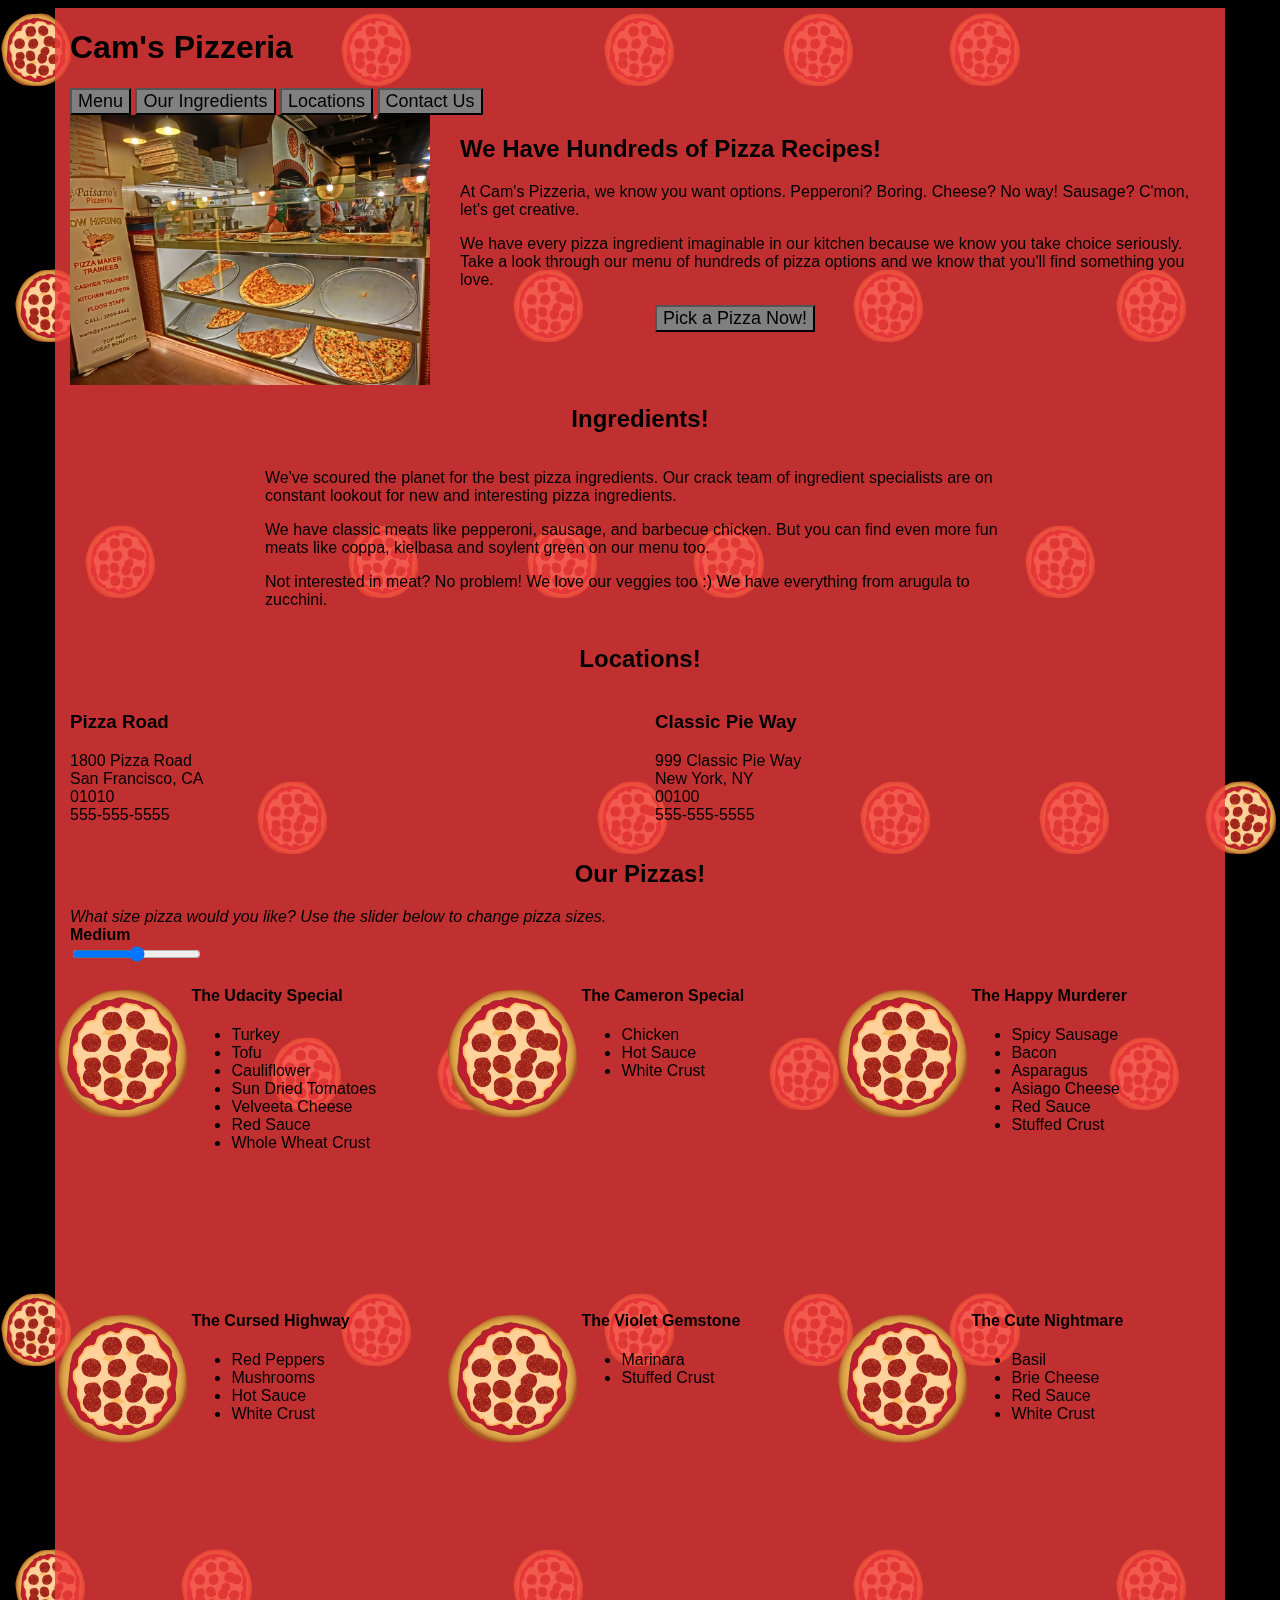
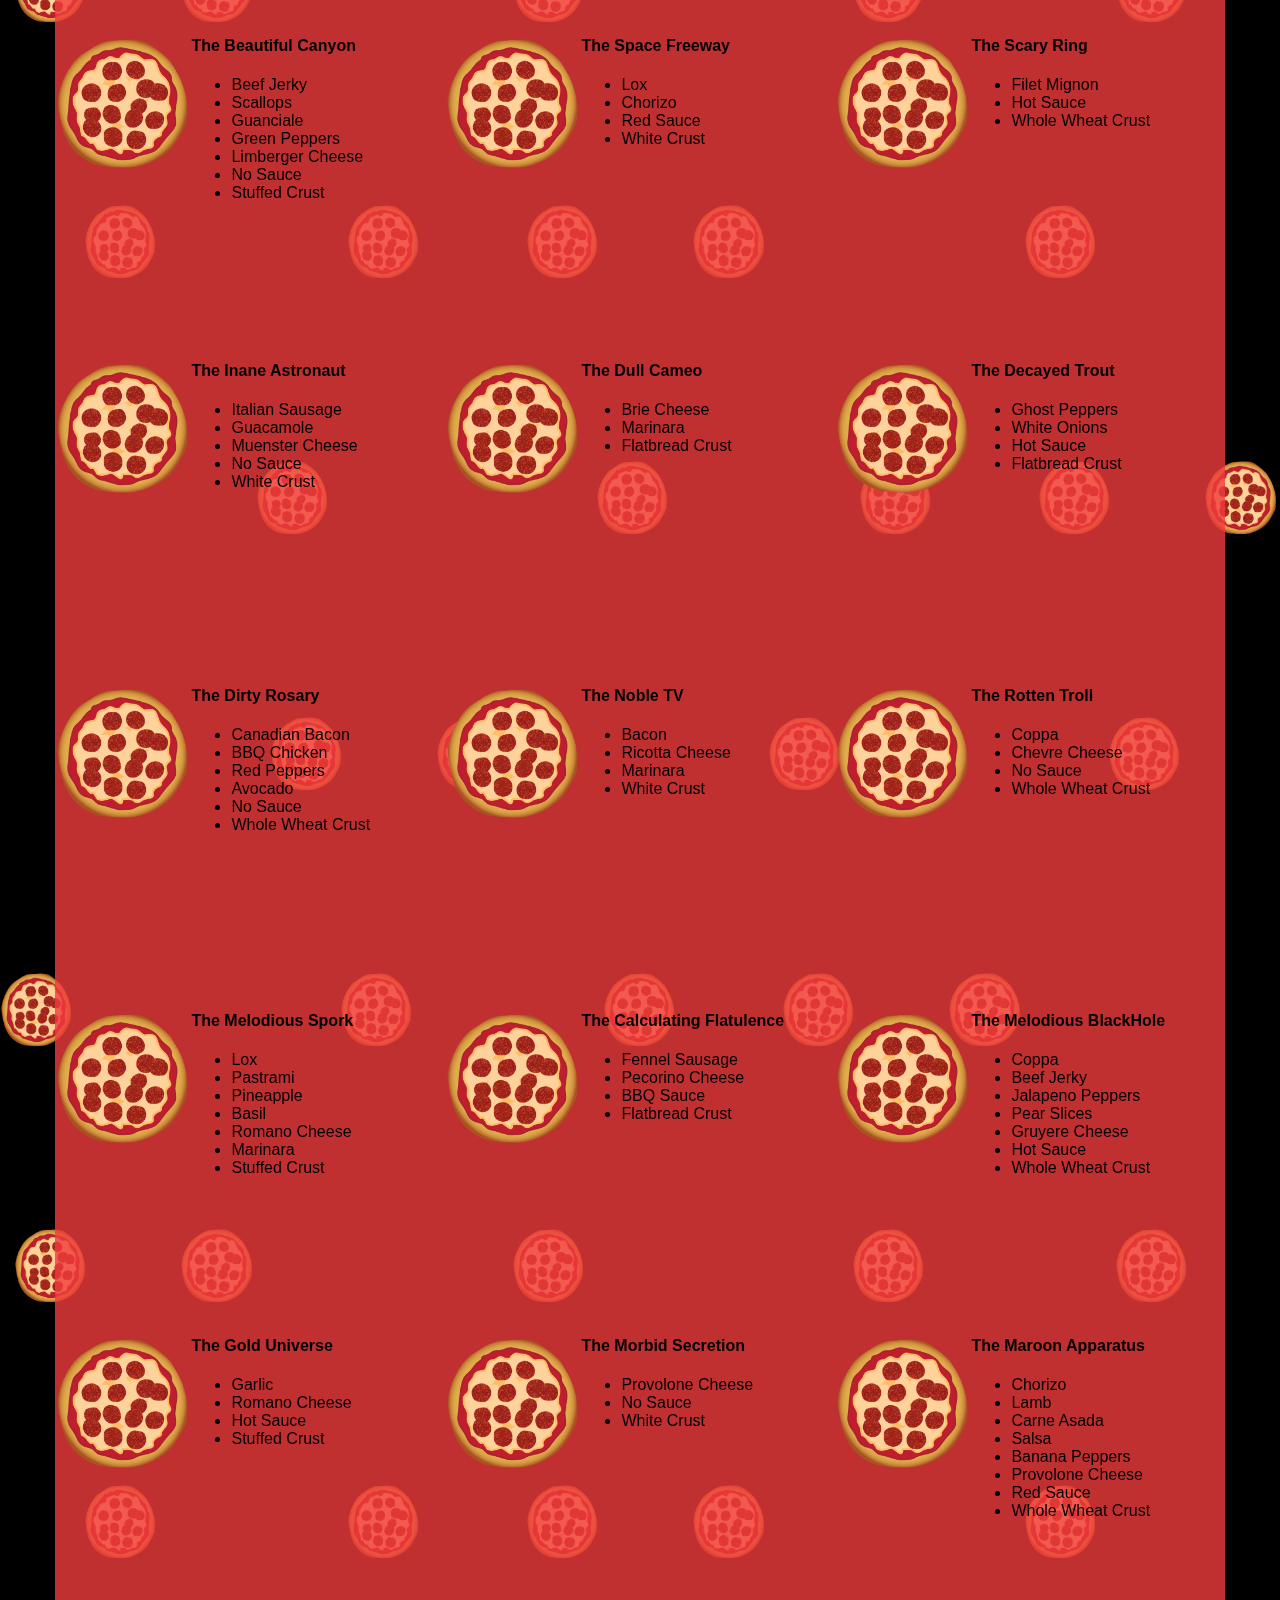
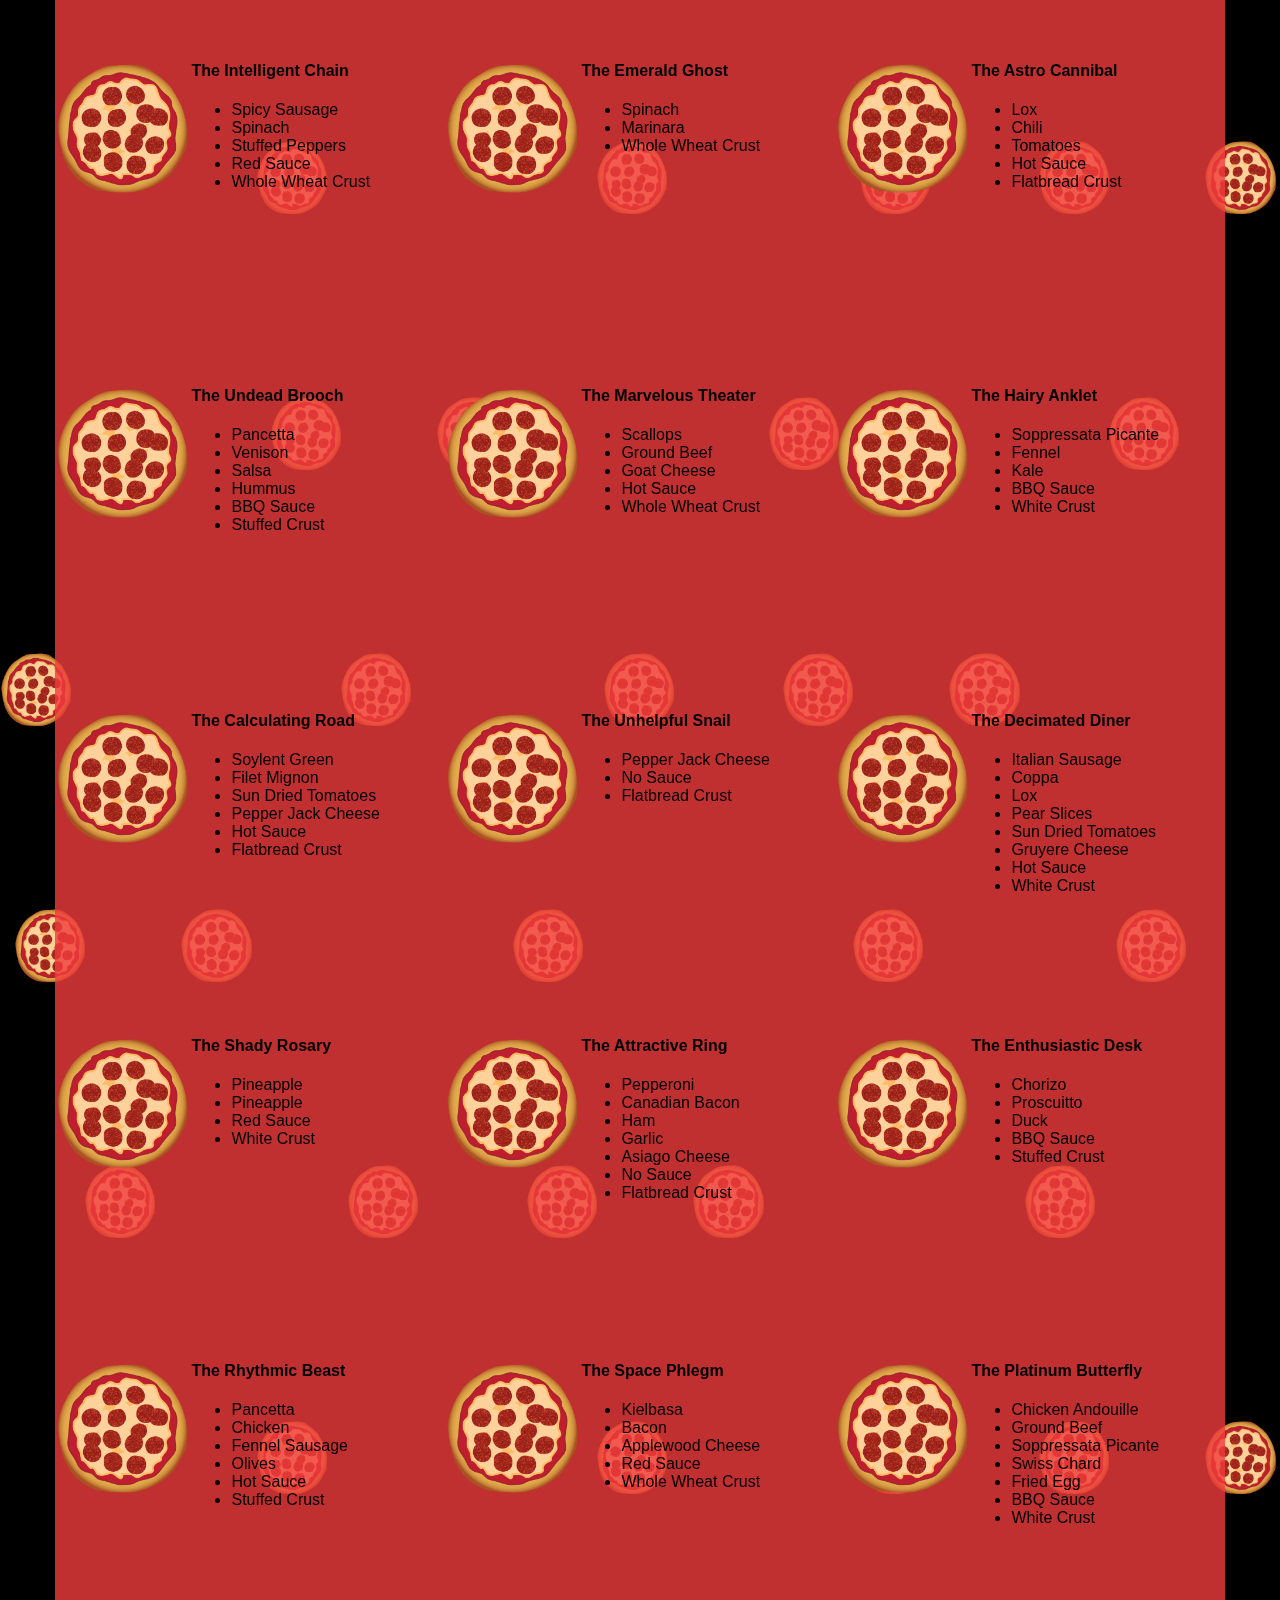
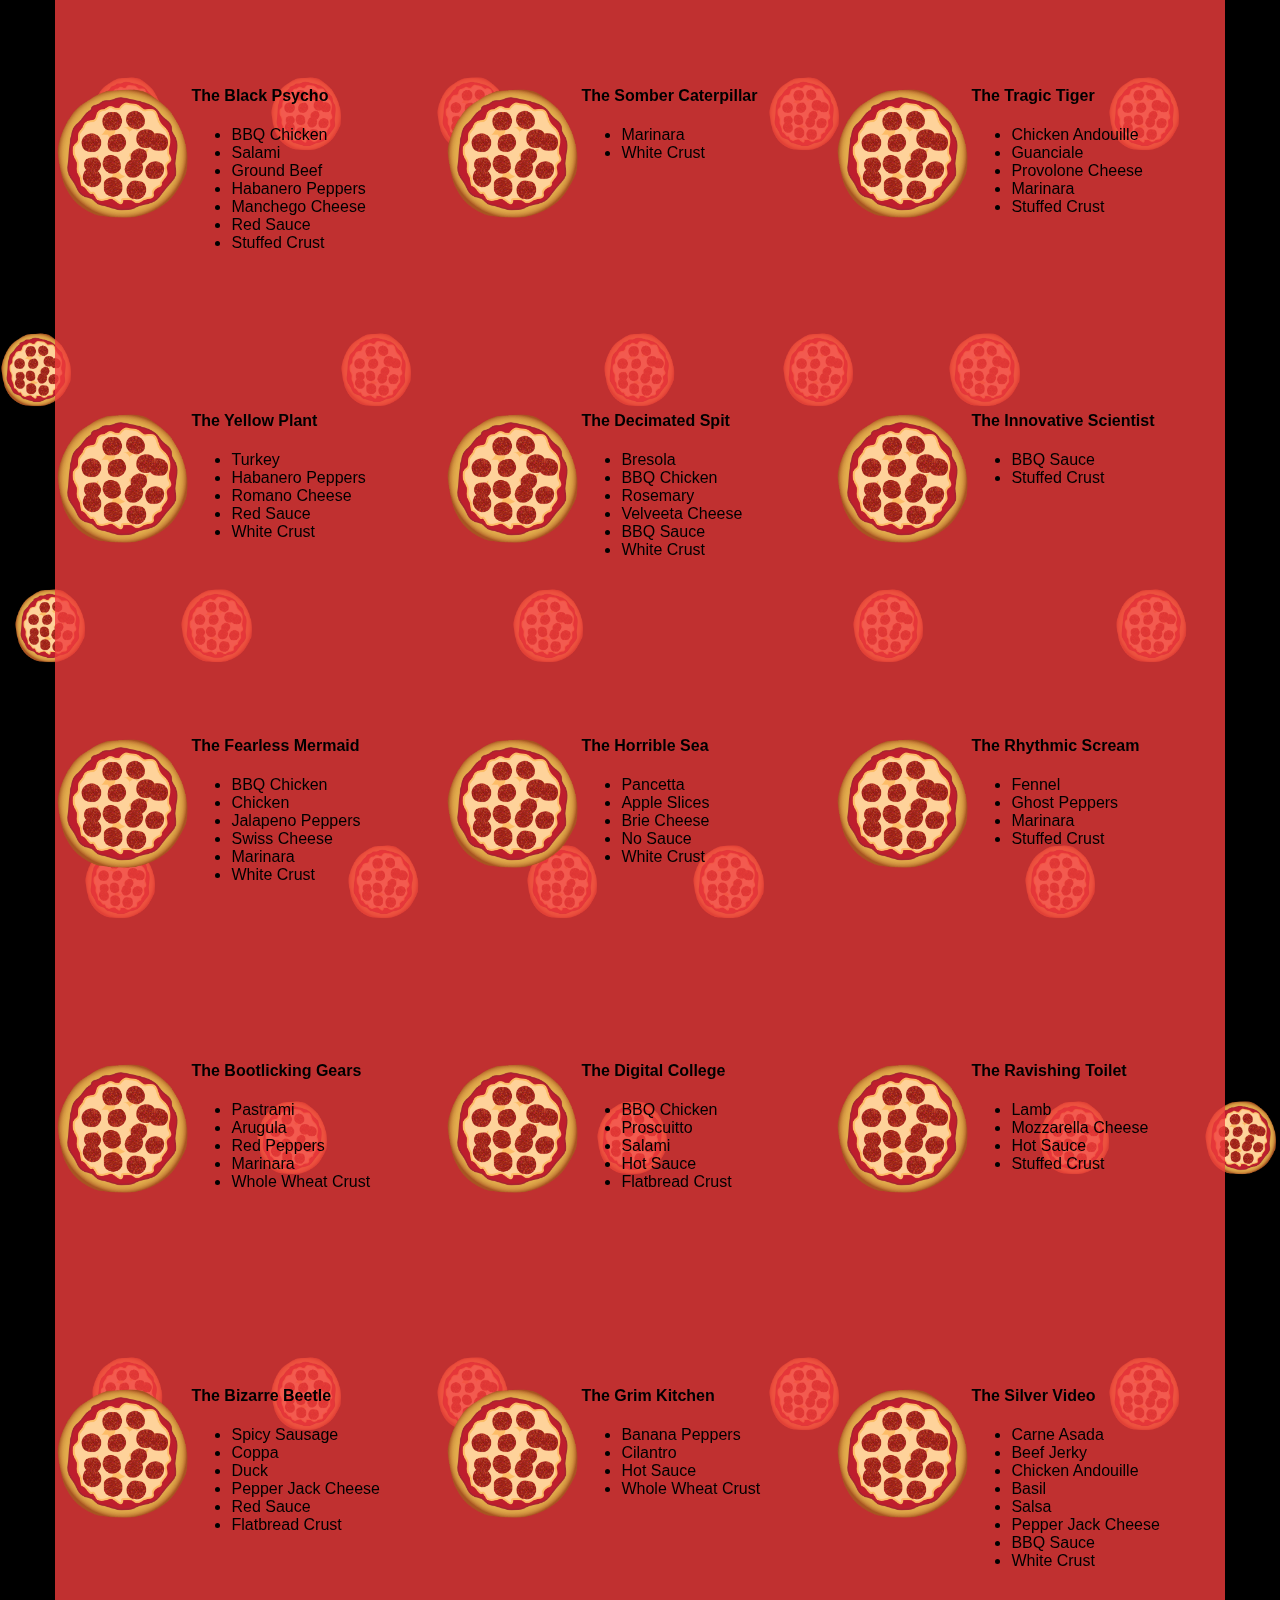
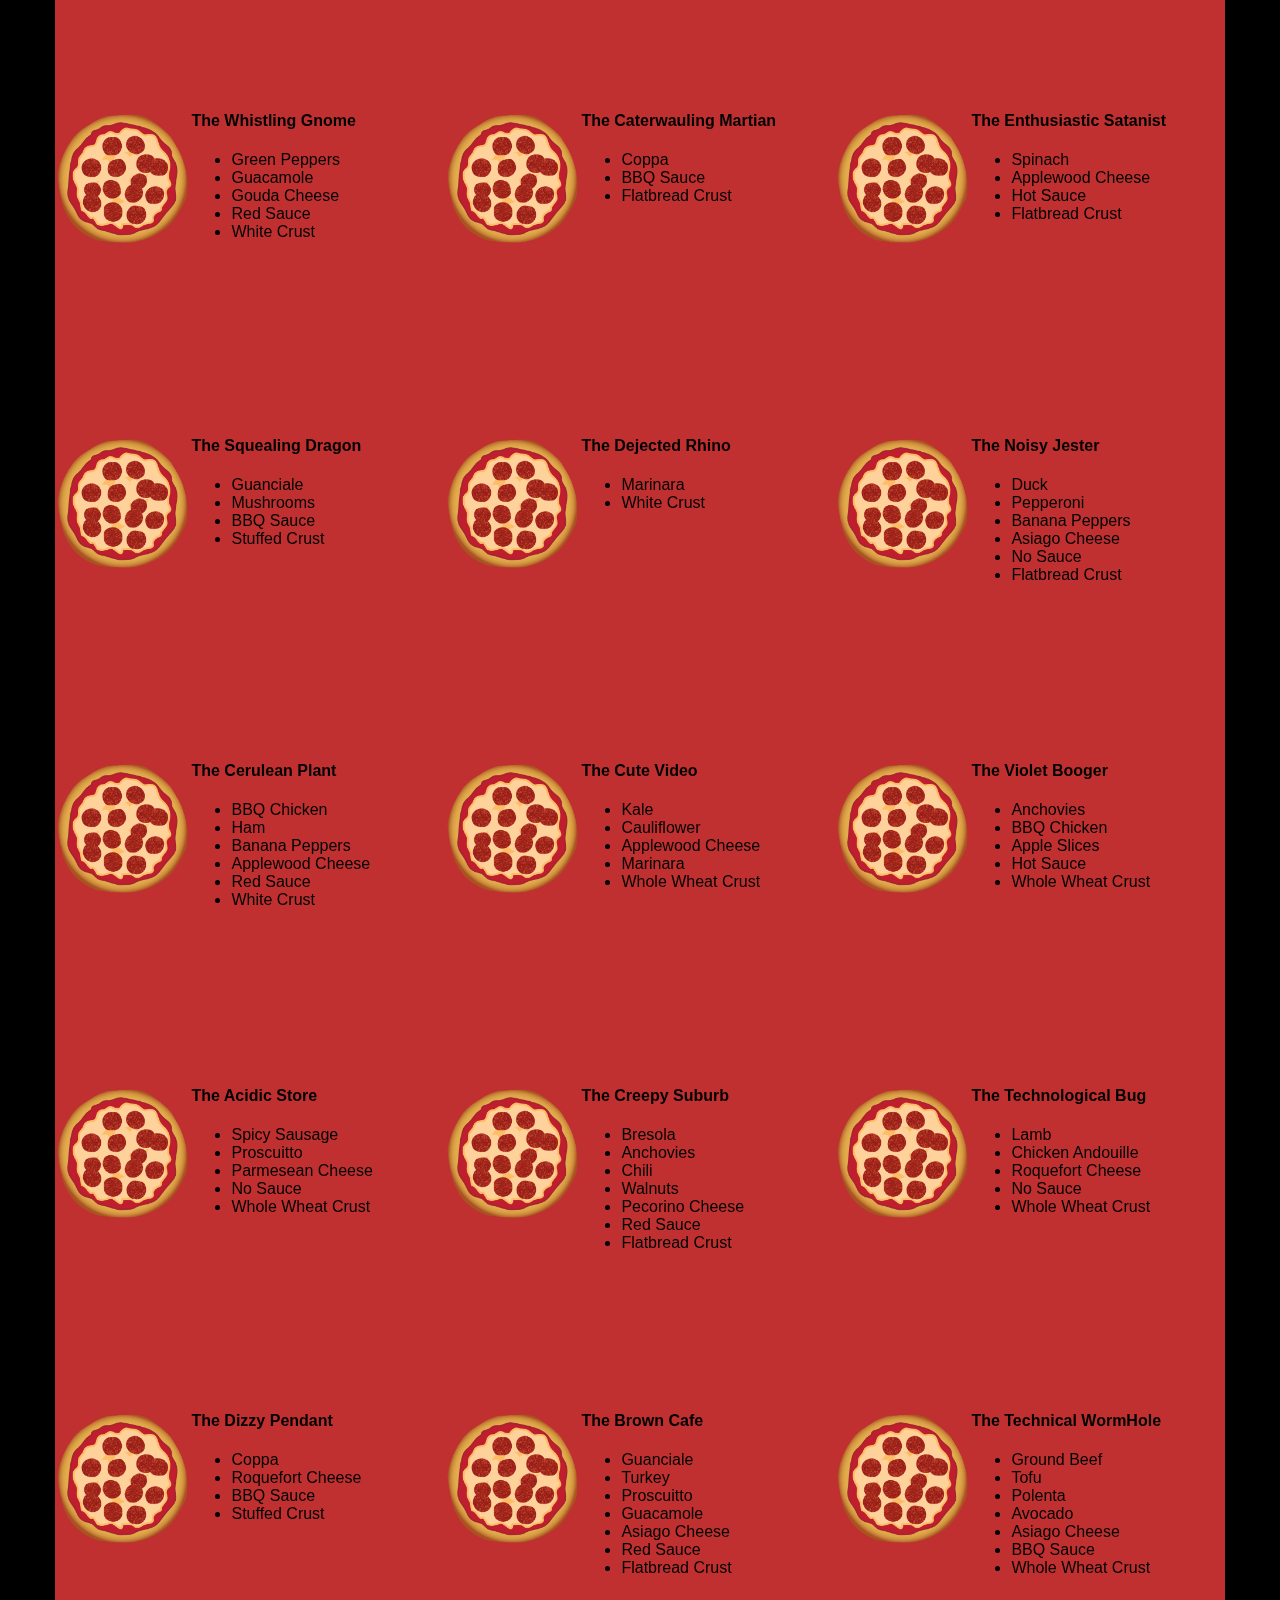
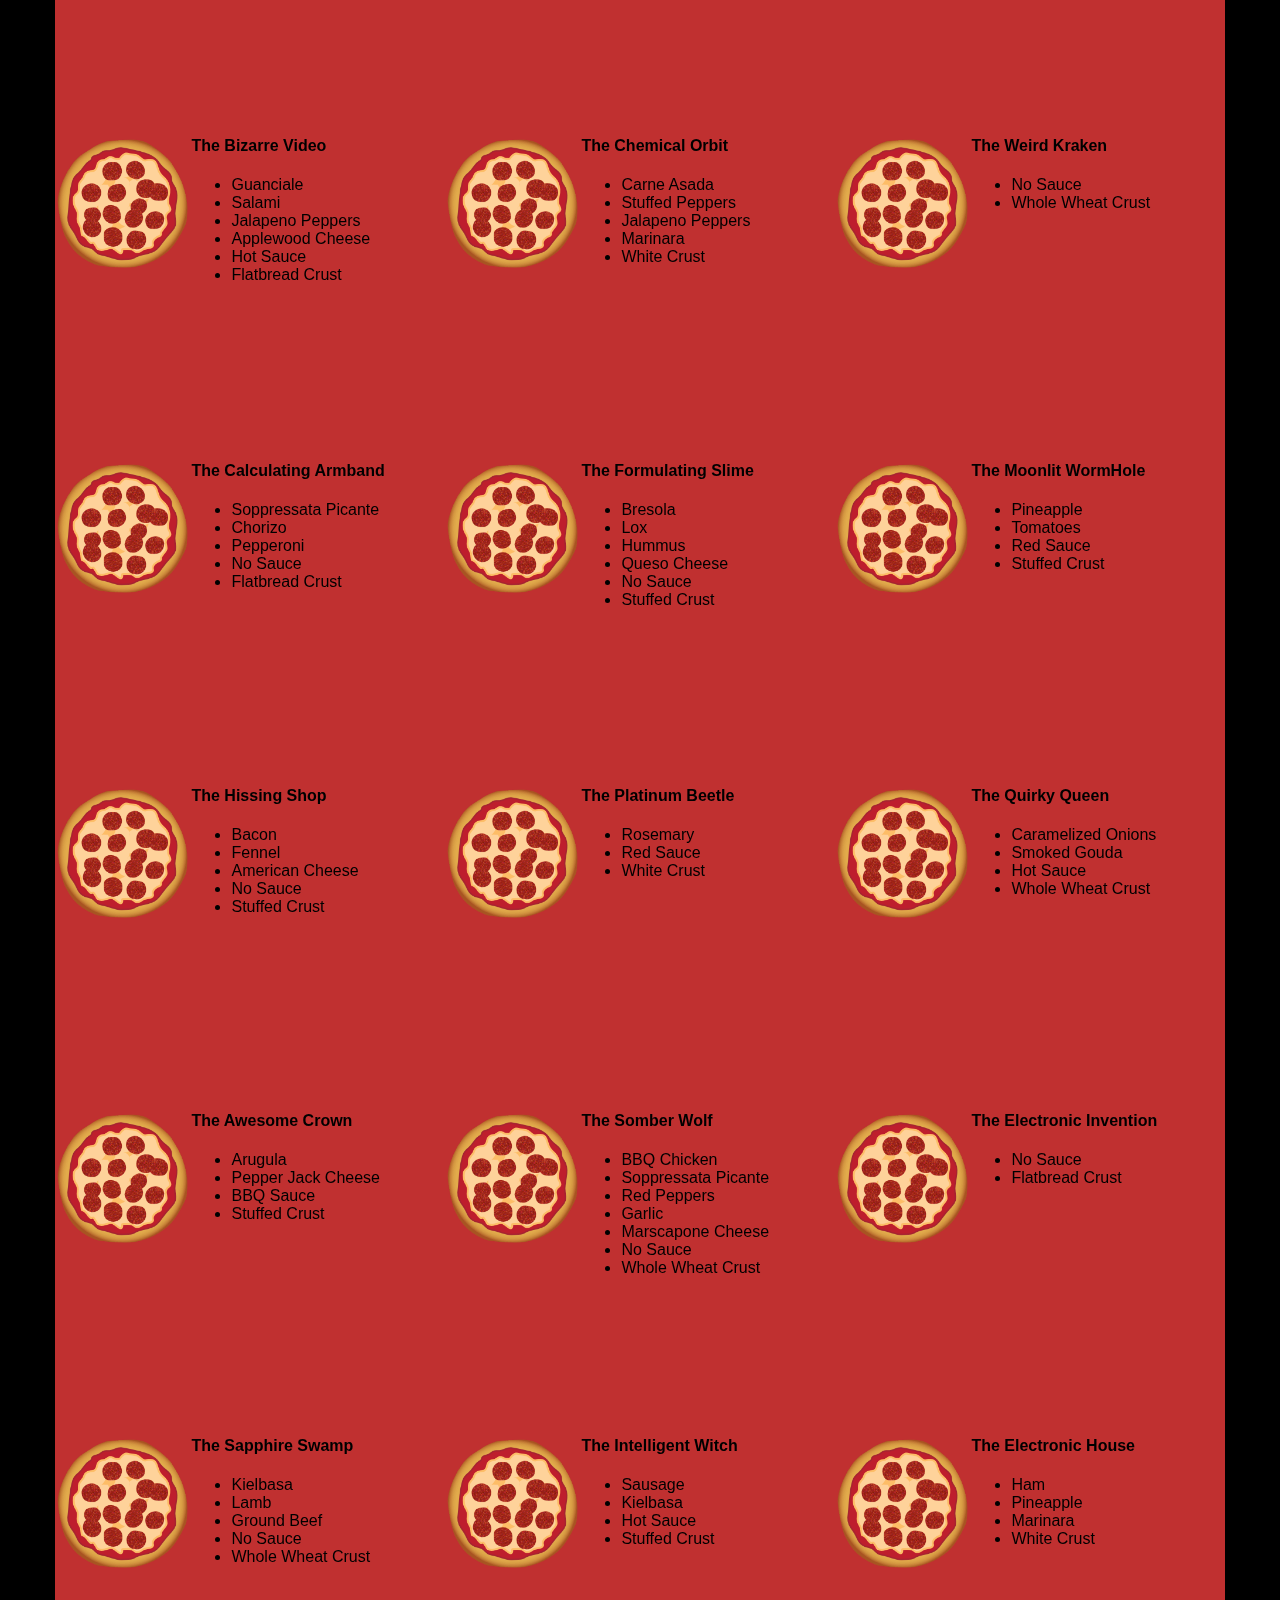
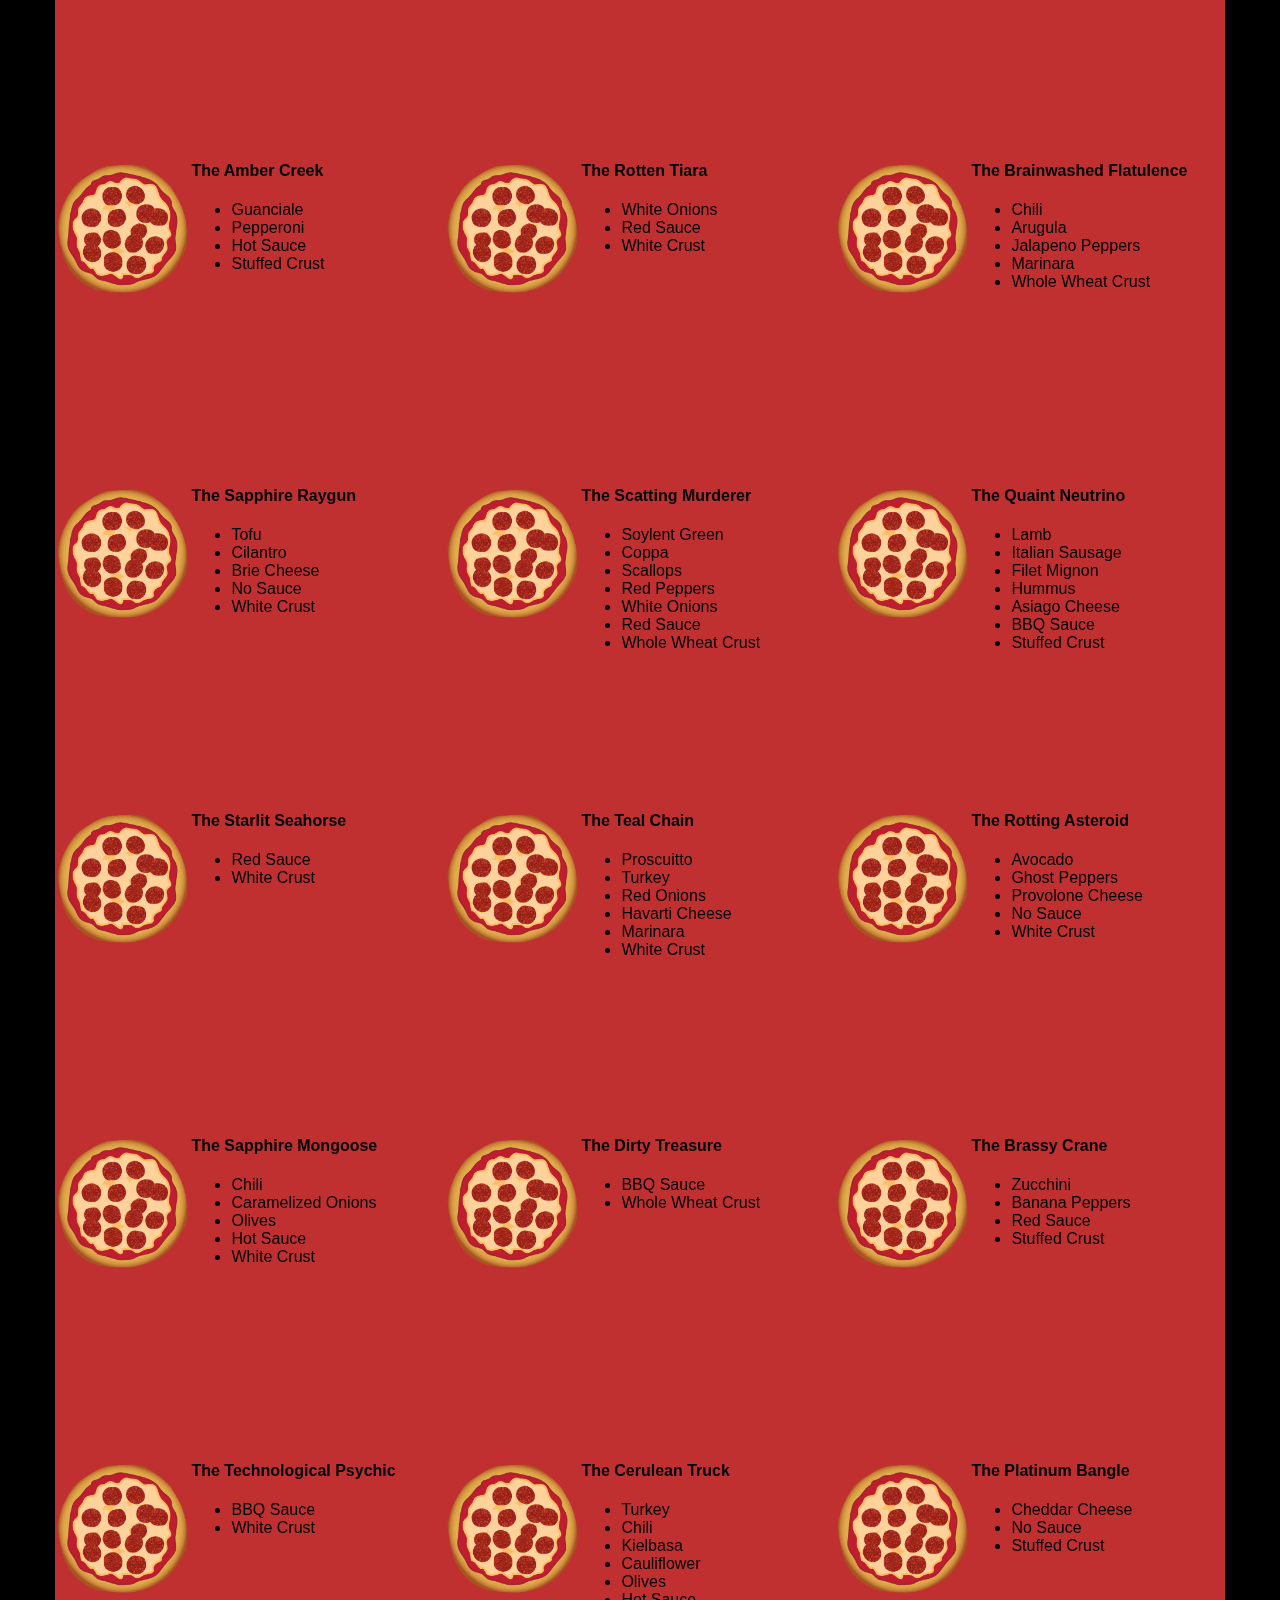
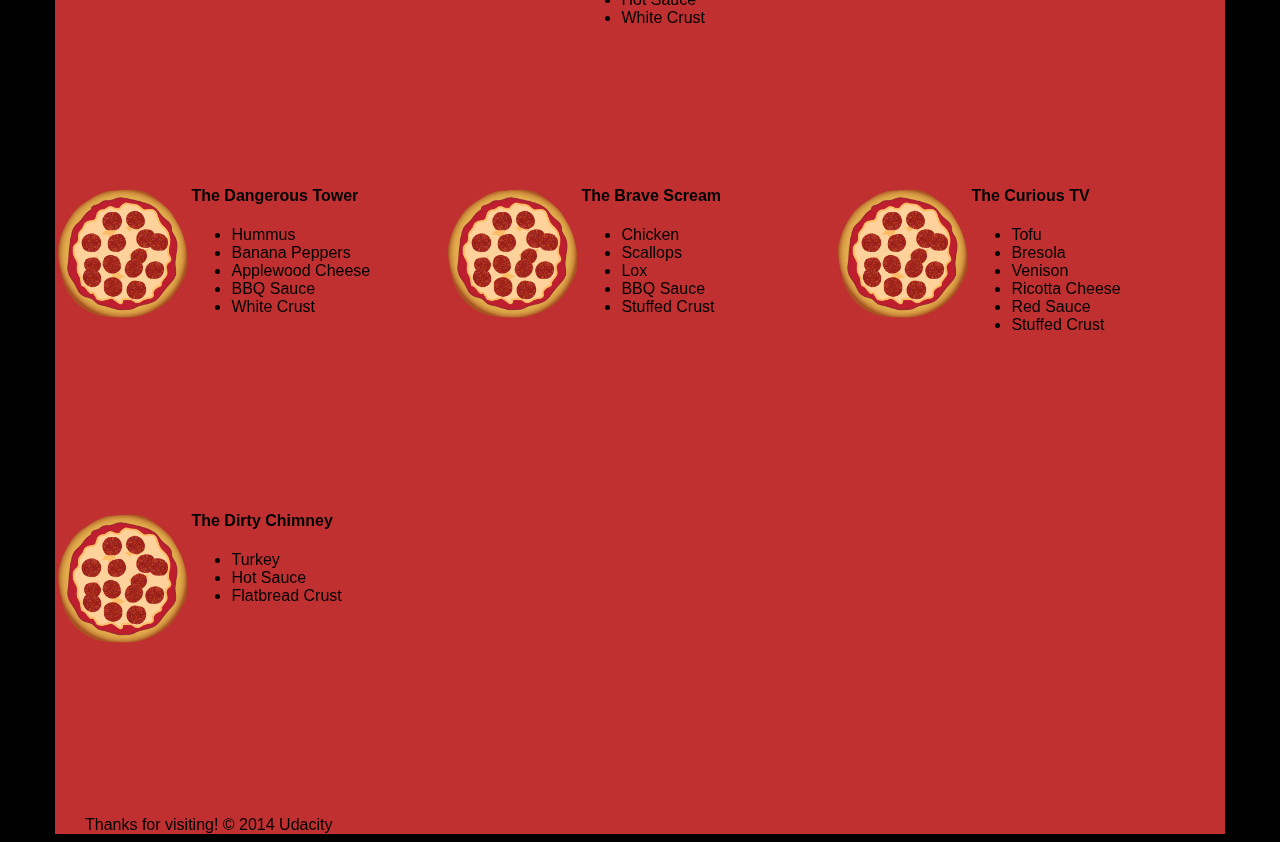
<file: views/pizza.html>
<!DOCTYPE HTML>
<html>
<head>
  <link rel="stylesheet" href="css/style.css">
  <link rel="stylesheet" href="css/bootstrap-grid.css">
</head>

<body>
  <div class="container">
    <div id="header" class="row">
      <div class="col-md-6">
        <div class="row">
          <div class="col-md-12">
            <h1>Cam's Pizzeria</h1>
            <div class="row">
              <div id="menu" class="col-md-12">
                <form action="#randomPizzas">
                  <input type="submit" value="Menu">
                </form>
                <form action="#ingredients">
                  <input type="submit" value="Our Ingredients">
                </form>
                <form action="#locations">
                  <input type="submit" value="Locations">
                </form>
                <form action="#" onsubmit="alert('Thanks for clicking! This button doesn\'t do anything because this is a fake pizzeria :\)')">
                  <input type="submit" value="Contact Us">
                </form>
              </div>
            </div>
          </div>
        </div>
      </div>
      <div id="movingPizzas1" class="col-md-6">
      </div>
    </div>
    <div id="callToAction" class="row">
      <div class="col-md-4">
        <img src="images/pizzeria.jpg" class="img-responsive"> <!-- Image credit to: http://commons.wikimedia.org/wiki/File:HK_TST_night_%E5%98%89%E8%98%AD%E9%81%93_Granville_Road_restaurant_Paisano's_Pizzeria_pizza_Dec-2013.JPG -->
      </div>
      <div class="col-md-8">
        <div class="row">
          <div class="col-md-12">
            <h2>We Have Hundreds of Pizza Recipes!</h2>
            <p>At Cam's Pizzeria, we know you want options. Pepperoni? Boring. Cheese? No way! Sausage? C'mon, let's get creative.</p>

            <p>We have every pizza ingredient imaginable in our kitchen because we know you take choice seriously. Take a look through our menu of hundreds of pizza options and we know that you'll find something you love.</p>
          </div>
        </div>
        <div class="row">
          <div class="col-md-6 col-md-push-3">
            <form action="#randomPizzas">
              <input type="submit" value="Pick a Pizza Now!">
            </form>
          </div>
        </div>
      </div>
    </div>
    <div id="ingredients" class="row">
      <div class="col-md-8 col-md-push-2">
        <div class="row">
          <div class="col-md-12 centered">
            <h2>Ingredients!</h2>
          </div>
        </div>
        <div class="row">
          <div class="col-md-12">
            <p>We've scoured the planet for the best pizza ingredients. Our crack team of ingredient specialists are on constant lookout for new and interesting pizza ingredients.</p>

            <p>We have classic meats like pepperoni, sausage, and barbecue chicken. But you can find even more fun meats like coppa, kielbasa and soylent green on our menu too.</p>

            <p>Not interested in meat? No problem! We love our veggies too :) We have everything from arugula to zucchini.</p>
          </div>
        </div>
      </div>
    </div>
    <div id="locations" class="row">
      <div class="col-md-12">
        <h2 style="text-align: center">Locations!</h2>
        <div class="row">
          <div class="col-md-6">
            <h3>Pizza Road</h3>
            <p>1800 Pizza Road<br>San Francisco, CA<br>01010<br>555-555-5555</p>
          </div>
          <div class="col-md-6">
            <h3>Classic Pie Way</h3>
            <p>999 Classic Pie Way<br>New York, NY<br>00100<br>555-555-5555</p>
          </div>
        </div>
      </div>
    </div>
    <div id="pizzaGenerator" class="row">
      <div class="col-md-12">
        <h2 style="text-align: center">Our Pizzas!</h2>
        <div class="row">
          <div class="col-md-12">
            <em>What size pizza would you like? Use the slider below to change pizza sizes.</em>
          </div>
          <div id="pizzaSize" class="col-md-6">Medium</div>
          <div class="col-md-12">
            <input id="sizeSlider" type="range" min="1" max="3" value="2" step="1" onchange="resizePizzas(this.value)"></input>
          </div>
        </div>
        <div id="randomPizzas" class="row">
          <div id="pizza0" class="randomPizzaContainer" style="width:33.33%; height: 325px;">
            <div style="width:35%">
              <img src="images/pizza.png" class="img-responsive">
            </div>
            <div style="width:65%">
              <h4>The Udacity Special</h4>
              <ul>
                <li>Turkey</li>
                <li>Tofu</li>
                <li>Cauliflower</li>
                <li>Sun Dried Tomatoes</li>
                <li>Velveeta Cheese</li>
                <li>Red Sauce</li>
                <li>Whole Wheat Crust</li>
              </ul>
            </div>
          </div>
          <div id="pizza1" class="randomPizzaContainer" style="width:33.33%; height: 325px;">
            <div style="width:35%">
              <img src="images/pizza.png" class="img-responsive">
            </div>
            <div style="width:65%">
              <h4>The Cameron Special</h4>
              <ul>
                <li>Chicken</li>
                <li>Hot Sauce</li>
                <li>White Crust</li>
              </ul>
            </div>
          </div>
        </div>
      </div>
    </div>
    <div id="footer" class="col-md-12">Thanks for visiting! &copy; 2014 Udacity</div>
  </div>
  <script type="text/javascript" src="js/main.js"></script>
</body>

</html>
</html>
</file>
<file: css/style.css>
@import 'https://fonts.googleapis.com/css?family=Open+Sans:400,700';


body { font-family: 'Open Sans', sans-serif; color: #333; margin: 0; font-size: 14px; line-height: 1.61; font-weight: 400; }

a { color: #12C; }
a:visited { color: #61C; }
a:focus { outline: thin dotted; }
a:hover, a:active { color: #c00; outline: 0; }

pre, code { font-family: monospace, monospace; font-size: 1em; }
ul, ol { margin: 1em 0; padding: 0 0 0 20px; }
img { border: 0; max-width: 100%; }

body { background: #fff; }
 .container { max-width: 45em; margin: 0 auto; }


.ava { border-radius: 40px; float: left; margin-right: 0.5em; }
.header { font-size:1.5em; font-weight: 700;   max-width: 45em;  color: #C90B0B;}
.h-span { font-size: 0.8em; font-weight: normal;}

.hero { padding: 2em; background-color: #f8f8f8; font-size:1.2em;
  border-bottom: 1px solid #ccc;
  border-top: 1px solid #ccc;
}
h2 {
  text-align: center;
}
.content, .myblock { padding: 1em 1em; }
.content li { list-style-type: none; font-size: 1.1em;}
.thumb { float:left; padding-right: 1em; }
.thumb p { font-size: 0.9em; font-style: italic; }
.myblock{border-top: 1px solid #cccccc;}
.footer {
  padding: 0 0.5em;
  border-top: 1px solid #ccc;
}
#crp-stats { float: right; font-style: italic; }
#pizza0, #pizza1{
  width:33.33%;
  height: 325px;
}
.img_wrap{
  width: 35%;
}
.special {
 width:65%;
}
/* Smartphones (portrait) */
@media only screen and (max-width: 480px) {
  body { font-size: 12px;}
  .name { padding-left: 4.5em;}
}

@media print {
  * { background: transparent !important; color: black !important; text-shadow: none !important; filter:none !important; -ms-filter: none !important; }
  a, a:visited { color: #444 !important; text-decoration: underline; }
  a[href]:after { content: " (" attr(href) ")"; }
  tr, img { page-break-inside: avoid; }
  img { max-width: 100% !important; }
  @page { margin: 0.5cm; }
  p, h2, h3 { orphans: 3; widows: 3; }
  h2, h3{ page-break-after: avoid; }
}


* {
  -webkit-box-sizing: border-box;
  -moz-box-sizing: border-box;
  -box-sizing: border-box;
}

.body_pizza {
  font-family: "Trebuchet MS", Helvetica, sans-serif;
  background: black;
}

.body_pizza input {
  background: grey;
  font-size: 18px;
}

.body_pizza form {
  display: inline-block;
}

.centered {
  text-align: center;
}

#pizzaSize {
  font-weight: 800;
}

.mover {
  position: fixed;
  width: 256px;
  z-index: -1;
}

.randomPizzaContainer {
  float: left;
  display: flex;
}

.randomPizzaContainer:after {
  content: "";
  display: table;
  clear:both;
}

 .body_pizza .container {
  background-color: rgba(240, 60, 60, 0.8);
}

/*!
 * Bootstrap v3.2.0 (http://getbootstrap.com)
 * Copyright 2011-2014 Twitter, Inc.
 * Licensed under MIT (https://github.com/twbs/bootstrap/blob/master/LICENSE)
 */

/*!
 * Generated using the Bootstrap Customizer (http://getbootstrap.com/customize/?id=6b5a4e476fec98c1638f)
 * Config saved to config.json and https://gist.github.com/6b5a4e476fec98c1638f
 */
/*! normalize.css v3.0.1 | MIT License | git.io/normalize */


img {
  vertical-align: middle;
}
.img-responsive {
  display: block;
  width: 100% \9;
  max-width: 100%;
  height: auto;
}
.img-rounded {
  border-radius: 6px;
}
.img-thumbnail {
  padding: 4px;
  line-height: 1.42857143;
  background-color: #ffffff;
  border: 1px solid #dddddd;
  border-radius: 4px;
  -webkit-transition: all 0.2s ease-in-out;
  -o-transition: all 0.2s ease-in-out;
  transition: all 0.2s ease-in-out;
  display: inline-block;
  width: 100% \9;
  max-width: 100%;
  height: auto;
}
.img-circle {
  border-radius: 50%;
}
hr {
  margin-top: 20px;
  margin-bottom: 20px;
  border: 0;
  border-top: 1px solid #eeeeee;
}
.sr-only {
  position: absolute;
  width: 1px;
  height: 1px;
  margin: -1px;
  padding: 0;
  overflow: hidden;
  clip: rect(0, 0, 0, 0);
  border: 0;
}
.sr-only-focusable:active,
.sr-only-focusable:focus {
  position: static;
  width: auto;
  height: auto;
  margin: 0;
  overflow: visible;
  clip: auto;
}
.container {
  margin-right: auto;
  margin-left: auto;
  padding-left: 15px;
  padding-right: 15px;
}
@media (min-width: 768px) {
  .container {
    width: 750px;
  }
}
@media (min-width: 992px) {
  .container {
    width: 970px;
  }
}
@media (min-width: 1200px) {
  .container {
    width: 1170px;
  }
}
.container-fluid {
  margin-right: auto;
  margin-left: auto;
  padding-left: 15px;
  padding-right: 15px;
}
.row {
  margin-left: -15px;
  margin-right: -15px;
}
.col-xs-1, .col-sm-1, .col-md-1, .col-lg-1, .col-xs-2, .col-sm-2, .col-md-2, .col-lg-2, .col-xs-3, .col-sm-3, .col-md-3, .col-lg-3, .col-xs-4, .col-sm-4, .col-md-4, .col-lg-4, .col-xs-5, .col-sm-5, .col-md-5, .col-lg-5, .col-xs-6, .col-sm-6, .col-md-6, .col-lg-6, .col-xs-7, .col-sm-7, .col-md-7, .col-lg-7, .col-xs-8, .col-sm-8, .col-md-8, .col-lg-8, .col-xs-9, .col-sm-9, .col-md-9, .col-lg-9, .col-xs-10, .col-sm-10, .col-md-10, .col-lg-10, .col-xs-11, .col-sm-11, .col-md-11, .col-lg-11, .col-xs-12, .col-sm-12, .col-md-12, .col-lg-12 {
  position: relative;
  min-height: 1px;
  padding-left: 15px;
  padding-right: 15px;
}
.col-xs-1, .col-xs-2, .col-xs-3, .col-xs-4, .col-xs-5, .col-xs-6, .col-xs-7, .col-xs-8, .col-xs-9, .col-xs-10, .col-xs-11, .col-xs-12 {
  float: left;
}
.col-xs-12 {
  width: 100%;
}
.col-xs-11 {
  width: 91.66666667%;
}
.col-xs-10 {
  width: 83.33333333%;
}
.col-xs-9 {
  width: 75%;
}
.col-xs-8 {
  width: 66.66666667%;
}
.col-xs-7 {
  width: 58.33333333%;
}
.col-xs-6 {
  width: 50%;
}
.col-xs-5 {
  width: 41.66666667%;
}
.col-xs-4 {
  width: 33.33333333%;
}
.col-xs-3 {
  width: 25%;
}
.col-xs-2 {
  width: 16.66666667%;
}
.col-xs-1 {
  width: 8.33333333%;
}
.col-xs-pull-12 {
  right: 100%;
}
.col-xs-pull-11 {
  right: 91.66666667%;
}
.col-xs-pull-10 {
  right: 83.33333333%;
}
.col-xs-pull-9 {
  right: 75%;
}
.col-xs-pull-8 {
  right: 66.66666667%;
}
.col-xs-pull-7 {
  right: 58.33333333%;
}
.col-xs-pull-6 {
  right: 50%;
}
.col-xs-pull-5 {
  right: 41.66666667%;
}
.col-xs-pull-4 {
  right: 33.33333333%;
}
.col-xs-pull-3 {
  right: 25%;
}
.col-xs-pull-2 {
  right: 16.66666667%;
}
.col-xs-pull-1 {
  right: 8.33333333%;
}
.col-xs-pull-0 {
  right: auto;
}
.col-xs-push-12 {
  left: 100%;
}
.col-xs-push-11 {
  left: 91.66666667%;
}
.col-xs-push-10 {
  left: 83.33333333%;
}
.col-xs-push-9 {
  left: 75%;
}
.col-xs-push-8 {
  left: 66.66666667%;
}
.col-xs-push-7 {
  left: 58.33333333%;
}
.col-xs-push-6 {
  left: 50%;
}
.col-xs-push-5 {
  left: 41.66666667%;
}
.col-xs-push-4 {
  left: 33.33333333%;
}
.col-xs-push-3 {
  left: 25%;
}
.col-xs-push-2 {
  left: 16.66666667%;
}
.col-xs-push-1 {
  left: 8.33333333%;
}
.col-xs-push-0 {
  left: auto;
}
.col-xs-offset-12 {
  margin-left: 100%;
}
.col-xs-offset-11 {
  margin-left: 91.66666667%;
}
.col-xs-offset-10 {
  margin-left: 83.33333333%;
}
.col-xs-offset-9 {
  margin-left: 75%;
}
.col-xs-offset-8 {
  margin-left: 66.66666667%;
}
.col-xs-offset-7 {
  margin-left: 58.33333333%;
}
.col-xs-offset-6 {
  margin-left: 50%;
}
.col-xs-offset-5 {
  margin-left: 41.66666667%;
}
.col-xs-offset-4 {
  margin-left: 33.33333333%;
}
.col-xs-offset-3 {
  margin-left: 25%;
}
.col-xs-offset-2 {
  margin-left: 16.66666667%;
}
.col-xs-offset-1 {
  margin-left: 8.33333333%;
}
.col-xs-offset-0 {
  margin-left: 0%;
}
@media (min-width: 768px) {
  .col-sm-1, .col-sm-2, .col-sm-3, .col-sm-4, .col-sm-5, .col-sm-6, .col-sm-7, .col-sm-8, .col-sm-9, .col-sm-10, .col-sm-11, .col-sm-12 {
    float: left;
  }
  .col-sm-12 {
    width: 100%;
  }
  .col-sm-11 {
    width: 91.66666667%;
  }
  .col-sm-10 {
    width: 83.33333333%;
  }
  .col-sm-9 {
    width: 75%;
  }
  .col-sm-8 {
    width: 66.66666667%;
  }
  .col-sm-7 {
    width: 58.33333333%;
  }
  .col-sm-6 {
    width: 50%;
  }
  .col-sm-5 {
    width: 41.66666667%;
  }
  .col-sm-4 {
    width: 33.33333333%;
  }
  .col-sm-3 {
    width: 25%;
  }
  .col-sm-2 {
    width: 16.66666667%;
  }
  .col-sm-1 {
    width: 8.33333333%;
  }
  .col-sm-pull-12 {
    right: 100%;
  }
  .col-sm-pull-11 {
    right: 91.66666667%;
  }
  .col-sm-pull-10 {
    right: 83.33333333%;
  }
  .col-sm-pull-9 {
    right: 75%;
  }
  .col-sm-pull-8 {
    right: 66.66666667%;
  }
  .col-sm-pull-7 {
    right: 58.33333333%;
  }
  .col-sm-pull-6 {
    right: 50%;
  }
  .col-sm-pull-5 {
    right: 41.66666667%;
  }
  .col-sm-pull-4 {
    right: 33.33333333%;
  }
  .col-sm-pull-3 {
    right: 25%;
  }
  .col-sm-pull-2 {
    right: 16.66666667%;
  }
  .col-sm-pull-1 {
    right: 8.33333333%;
  }
  .col-sm-pull-0 {
    right: auto;
  }
  .col-sm-push-12 {
    left: 100%;
  }
  .col-sm-push-11 {
    left: 91.66666667%;
  }
  .col-sm-push-10 {
    left: 83.33333333%;
  }
  .col-sm-push-9 {
    left: 75%;
  }
  .col-sm-push-8 {
    left: 66.66666667%;
  }
  .col-sm-push-7 {
    left: 58.33333333%;
  }
  .col-sm-push-6 {
    left: 50%;
  }
  .col-sm-push-5 {
    left: 41.66666667%;
  }
  .col-sm-push-4 {
    left: 33.33333333%;
  }
  .col-sm-push-3 {
    left: 25%;
  }
  .col-sm-push-2 {
    left: 16.66666667%;
  }
  .col-sm-push-1 {
    left: 8.33333333%;
  }
  .col-sm-push-0 {
    left: auto;
  }
  .col-sm-offset-12 {
    margin-left: 100%;
  }
  .col-sm-offset-11 {
    margin-left: 91.66666667%;
  }
  .col-sm-offset-10 {
    margin-left: 83.33333333%;
  }
  .col-sm-offset-9 {
    margin-left: 75%;
  }
  .col-sm-offset-8 {
    margin-left: 66.66666667%;
  }
  .col-sm-offset-7 {
    margin-left: 58.33333333%;
  }
  .col-sm-offset-6 {
    margin-left: 50%;
  }
  .col-sm-offset-5 {
    margin-left: 41.66666667%;
  }
  .col-sm-offset-4 {
    margin-left: 33.33333333%;
  }
  .col-sm-offset-3 {
    margin-left: 25%;
  }
  .col-sm-offset-2 {
    margin-left: 16.66666667%;
  }
  .col-sm-offset-1 {
    margin-left: 8.33333333%;
  }
  .col-sm-offset-0 {
    margin-left: 0%;
  }
}
@media (min-width: 992px) {
  .col-md-1, .col-md-2, .col-md-3, .col-md-4, .col-md-5, .col-md-6, .col-md-7, .col-md-8, .col-md-9, .col-md-10, .col-md-11, .col-md-12 {
    float: left;
  }
  .col-md-12 {
    width: 100%;
  }
  .col-md-11 {
    width: 91.66666667%;
  }
  .col-md-10 {
    width: 83.33333333%;
  }
  .col-md-9 {
    width: 75%;
  }
  .col-md-8 {
    width: 66.66666667%;
  }
  .col-md-7 {
    width: 58.33333333%;
  }
  .col-md-6 {
    width: 50%;
  }
  .col-md-5 {
    width: 41.66666667%;
  }
  .col-md-4 {
    width: 33.33333333%;
  }
  .col-md-3 {
    width: 25%;
  }
  .col-md-2 {
    width: 16.66666667%;
  }
  .col-md-1 {
    width: 8.33333333%;
  }
  .col-md-pull-12 {
    right: 100%;
  }
  .col-md-pull-11 {
    right: 91.66666667%;
  }
  .col-md-pull-10 {
    right: 83.33333333%;
  }
  .col-md-pull-9 {
    right: 75%;
  }
  .col-md-pull-8 {
    right: 66.66666667%;
  }
  .col-md-pull-7 {
    right: 58.33333333%;
  }
  .col-md-pull-6 {
    right: 50%;
  }
  .col-md-pull-5 {
    right: 41.66666667%;
  }
  .col-md-pull-4 {
    right: 33.33333333%;
  }
  .col-md-pull-3 {
    right: 25%;
  }
  .col-md-pull-2 {
    right: 16.66666667%;
  }
  .col-md-pull-1 {
    right: 8.33333333%;
  }
  .col-md-pull-0 {
    right: auto;
  }
  .col-md-push-12 {
    left: 100%;
  }
  .col-md-push-11 {
    left: 91.66666667%;
  }
  .col-md-push-10 {
    left: 83.33333333%;
  }
  .col-md-push-9 {
    left: 75%;
  }
  .col-md-push-8 {
    left: 66.66666667%;
  }
  .col-md-push-7 {
    left: 58.33333333%;
  }
  .col-md-push-6 {
    left: 50%;
  }
  .col-md-push-5 {
    left: 41.66666667%;
  }
  .col-md-push-4 {
    left: 33.33333333%;
  }
  .col-md-push-3 {
    left: 25%;
  }
  .col-md-push-2 {
    left: 16.66666667%;
  }
  .col-md-push-1 {
    left: 8.33333333%;
  }
  .col-md-push-0 {
    left: auto;
  }
  .col-md-offset-12 {
    margin-left: 100%;
  }
  .col-md-offset-11 {
    margin-left: 91.66666667%;
  }
  .col-md-offset-10 {
    margin-left: 83.33333333%;
  }
  .col-md-offset-9 {
    margin-left: 75%;
  }
  .col-md-offset-8 {
    margin-left: 66.66666667%;
  }
  .col-md-offset-7 {
    margin-left: 58.33333333%;
  }
  .col-md-offset-6 {
    margin-left: 50%;
  }
  .col-md-offset-5 {
    margin-left: 41.66666667%;
  }
  .col-md-offset-4 {
    margin-left: 33.33333333%;
  }
  .col-md-offset-3 {
    margin-left: 25%;
  }
  .col-md-offset-2 {
    margin-left: 16.66666667%;
  }
  .col-md-offset-1 {
    margin-left: 8.33333333%;
  }
  .col-md-offset-0 {
    margin-left: 0%;
  }
}
@media (min-width: 1200px) {
  .col-lg-1, .col-lg-2, .col-lg-3, .col-lg-4, .col-lg-5, .col-lg-6, .col-lg-7, .col-lg-8, .col-lg-9, .col-lg-10, .col-lg-11, .col-lg-12 {
    float: left;
  }
  .col-lg-12 {
    width: 100%;
  }
  .col-lg-11 {
    width: 91.66666667%;
  }
  .col-lg-10 {
    width: 83.33333333%;
  }
  .col-lg-9 {
    width: 75%;
  }
  .col-lg-8 {
    width: 66.66666667%;
  }
  .col-lg-7 {
    width: 58.33333333%;
  }
  .col-lg-6 {
    width: 50%;
  }
  .col-lg-5 {
    width: 41.66666667%;
  }
  .col-lg-4 {
    width: 33.33333333%;
  }
  .col-lg-3 {
    width: 25%;
  }
  .col-lg-2 {
    width: 16.66666667%;
  }
  .col-lg-1 {
    width: 8.33333333%;
  }
  .col-lg-pull-12 {
    right: 100%;
  }
  .col-lg-pull-11 {
    right: 91.66666667%;
  }
  .col-lg-pull-10 {
    right: 83.33333333%;
  }
  .col-lg-pull-9 {
    right: 75%;
  }
  .col-lg-pull-8 {
    right: 66.66666667%;
  }
  .col-lg-pull-7 {
    right: 58.33333333%;
  }
  .col-lg-pull-6 {
    right: 50%;
  }
  .col-lg-pull-5 {
    right: 41.66666667%;
  }
  .col-lg-pull-4 {
    right: 33.33333333%;
  }
  .col-lg-pull-3 {
    right: 25%;
  }
  .col-lg-pull-2 {
    right: 16.66666667%;
  }
  .col-lg-pull-1 {
    right: 8.33333333%;
  }
  .col-lg-pull-0 {
    right: auto;
  }
  .col-lg-push-12 {
    left: 100%;
  }
  .col-lg-push-11 {
    left: 91.66666667%;
  }
  .col-lg-push-10 {
    left: 83.33333333%;
  }
  .col-lg-push-9 {
    left: 75%;
  }
  .col-lg-push-8 {
    left: 66.66666667%;
  }
  .col-lg-push-7 {
    left: 58.33333333%;
  }
  .col-lg-push-6 {
    left: 50%;
  }
  .col-lg-push-5 {
    left: 41.66666667%;
  }
  .col-lg-push-4 {
    left: 33.33333333%;
  }
  .col-lg-push-3 {
    left: 25%;
  }
  .col-lg-push-2 {
    left: 16.66666667%;
  }
  .col-lg-push-1 {
    left: 8.33333333%;
  }
  .col-lg-push-0 {
    left: auto;
  }
  .col-lg-offset-12 {
    margin-left: 100%;
  }
  .col-lg-offset-11 {
    margin-left: 91.66666667%;
  }
  .col-lg-offset-10 {
    margin-left: 83.33333333%;
  }
  .col-lg-offset-9 {
    margin-left: 75%;
  }
  .col-lg-offset-8 {
    margin-left: 66.66666667%;
  }
  .col-lg-offset-7 {
    margin-left: 58.33333333%;
  }
  .col-lg-offset-6 {
    margin-left: 50%;
  }
  .col-lg-offset-5 {
    margin-left: 41.66666667%;
  }
  .col-lg-offset-4 {
    margin-left: 33.33333333%;
  }
  .col-lg-offset-3 {
    margin-left: 25%;
  }
  .col-lg-offset-2 {
    margin-left: 16.66666667%;
  }
  .col-lg-offset-1 {
    margin-left: 8.33333333%;
  }
  .col-lg-offset-0 {
    margin-left: 0%;
  }
}
.clearfix:before,
.clearfix:after,
.container:before,
.container:after,
.container-fluid:before,
.container-fluid:after,
.row:before,
.row:after {
  content: " ";
  display: table;
}
.clearfix:after,
.container:after,
.container-fluid:after,
.row:after {
  clear: both;
}
.center-block {
  display: block;
  margin-left: auto;
  margin-right: auto;
}
.pull-right {
  float: right !important;
}
.pull-left {
  float: left !important;
}
.hide {
  display: none !important;
}
.show {
  display: block !important;
}
.invisible {
  visibility: hidden;
}
.text-hide {
  font: 0/0 a;
  color: transparent;
  text-shadow: none;
  background-color: transparent;
  border: 0;
}
.hidden {
  display: none !important;
  visibility: hidden !important;
}
.affix {
  position: fixed;
  -webkit-transform: translate3d(0, 0, 0);
  transform: translate3d(0, 0, 0);
}
</file>
<file: views/css/style.css>
* {
  -webkit-box-sizing: border-box;
  -moz-box-sizing: border-box;
  -box-sizing: border-box;
}

body {
  font-family: "Trebuchet MS", Helvetica, sans-serif;
  background: black;
}

input {
  background: grey;
  font-size: 18px;
}

form {
  display: inline-block;
}

.centered {
  text-align: center;
}

#pizzaSize {
  font-weight: 800;
}

.mover {
  position: fixed;
  width: 256px;
  z-index: -1;
}

.randomPizzaContainer {
  float: left;
  display: flex;
}

.randomPizzaContainer:after {
  content: "";
  display: table;
  clear:both;
}

 .container {
  background-color: rgba(240, 60, 60, 0.8);
}
</file>
